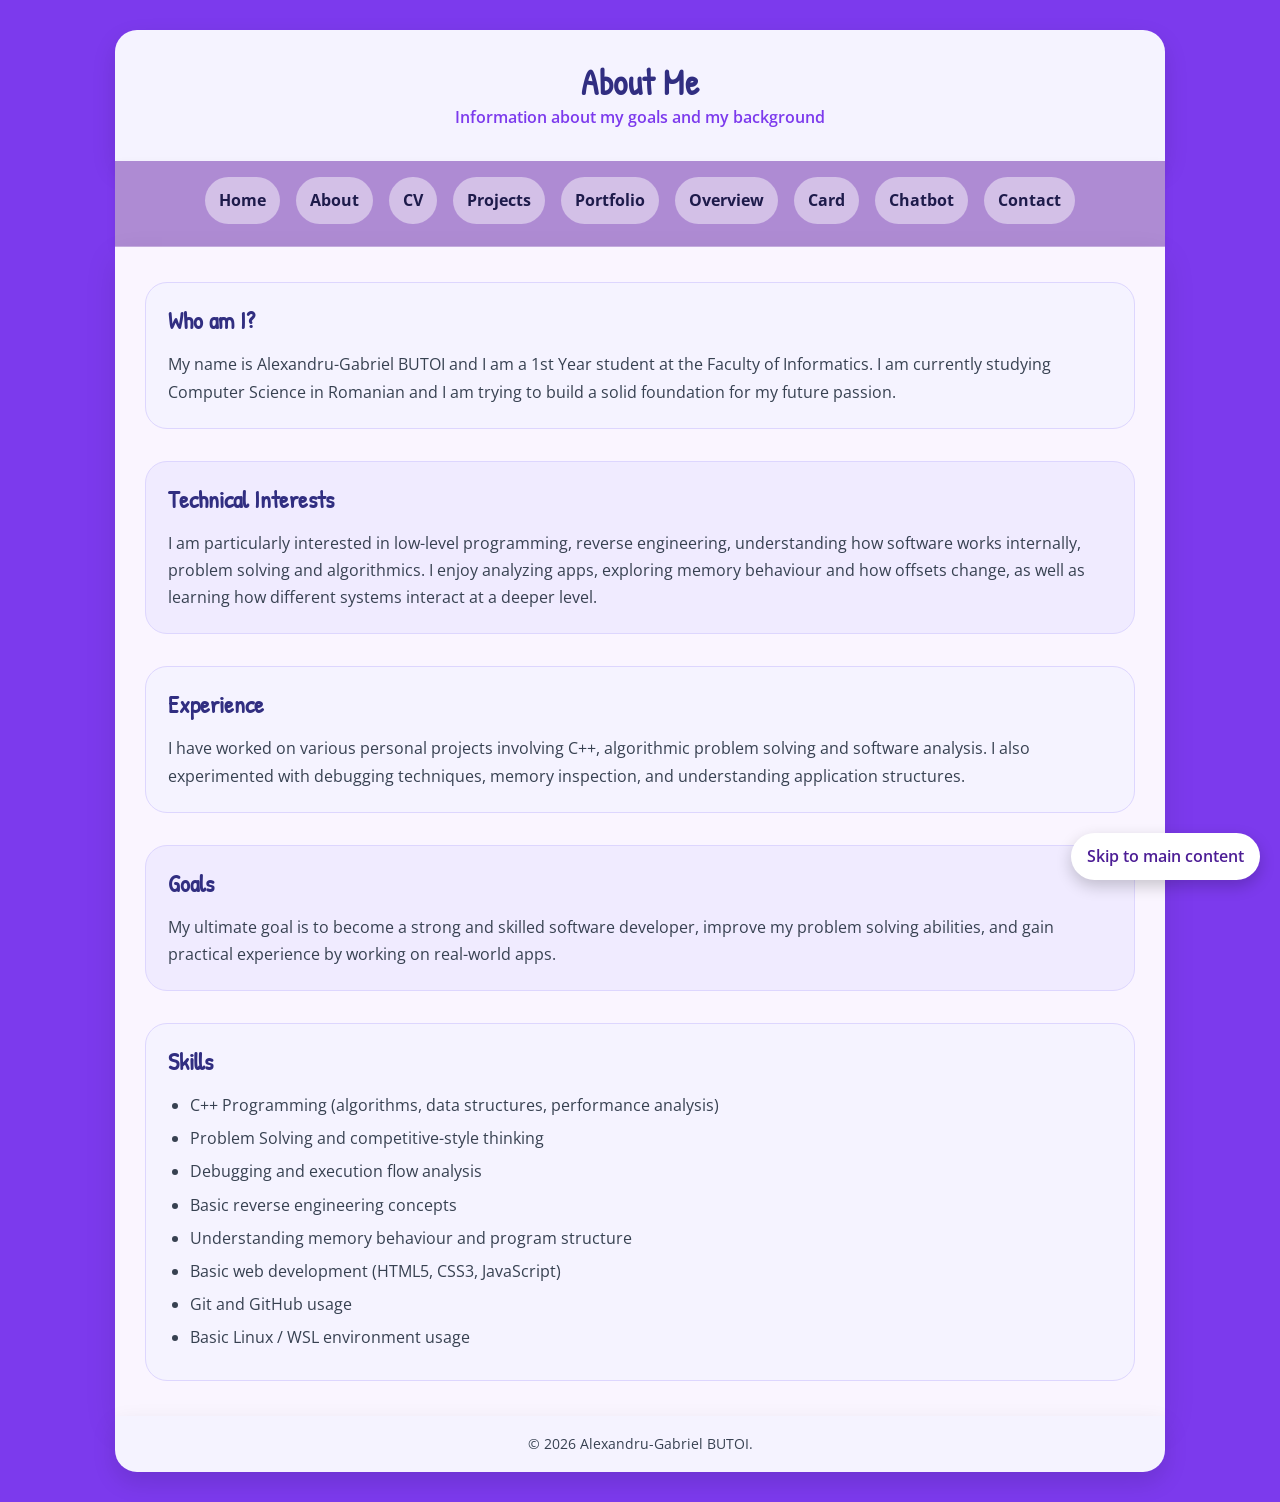
<file: about.html>
<!DOCTYPE html>
<html lang="en">
<head>
    <meta charset="UTF-8">
    <meta name="viewport" content="width=device-width, initial-scale=1.0">
    <title>Alexandru-Gabriel BUTOI | About</title>
    <link rel="stylesheet" href="styles.css">
    <link rel="preconnect" href="https://fonts.googleapis.com">
    <link rel="preconnect" href="https://fonts.gstatic.com" crossorigin>
    <link href="https://fonts.googleapis.com/css2?family=Open+Sans:ital,wght@0,300..800;1,300..800&family=Patrick+Hand&display=swap" rel="stylesheet">
</head>
<body>

    <a href="#main-content" class="skip-link">Skip to main content</a>

    <header>
        <h1>About Me</h1>
        <p>Information about my goals and my background</p>
    </header>

    <nav>
        <ul>
            <li><a href="index.html">Home</a></li>
            <li><a href="about.html">About</a></li>
            <li><a href="cv.html">CV</a></li>
            <li><a href="projects.html">Projects</a></li>
            <li><a href="portfolio.html">Portfolio</a></li>
            <li><a href="overview.html">Overview</a></li>
            <li><a href="card.html">Card</a></li>
            <li><a href="chatbot.html">Chatbot</a></li>
            <li><a href="contact.html">Contact</a></li>
        </ul>
    </nav>  

    <main id="main-content">

        <section>
            <h2>Who am I?</h2>
            <p>
                My name is Alexandru-Gabriel BUTOI and I am a 1st Year student at the Faculty of Informatics.
                I am currently studying Computer Science in Romanian and I am trying to build a solid
                foundation for my future passion.
            </p>
        </section>

        <section>
            <h2>Technical Interests</h2>
            <p>
                I am particularly interested in low-level programming, reverse engineering, understanding
                how software works internally, problem solving and algorithmics. I enjoy analyzing apps,
                exploring memory behaviour and how offsets change, as well as learning how different
                systems interact at a deeper level.
            </p>
        </section>

        <section>
            <h2>Experience</h2>
            <p>
                I have worked on various personal projects involving C++, algorithmic problem solving and
                software analysis. I also experimented with debugging techniques, memory inspection, and
                understanding application structures.
            </p>
        </section>

        <section>
            <h2>Goals</h2>
            <p>
                My ultimate goal is to become a strong and skilled software developer, improve my problem
                solving abilities, and gain practical experience by working on real-world apps.
            </p>
        </section>

        <section>
            <h2>Skills</h2>
            <ul>
                <li>C++ Programming (algorithms, data structures, performance analysis)</li>
                <li>Problem Solving and competitive-style thinking</li>
                <li>Debugging and execution flow analysis</li>
                <li>Basic reverse engineering concepts</li>
                <li>Understanding memory behaviour and program structure</li>
                <li>Basic web development (HTML5, CSS3, JavaScript)</li>
                <li>Git and GitHub usage</li>
                <li>Basic Linux / WSL environment usage</li>
            </ul>
        </section>

    </main>

    <footer>
        <p>&copy; 2026 Alexandru-Gabriel BUTOI.</p>
    </footer>

</body>
</html>
</file>
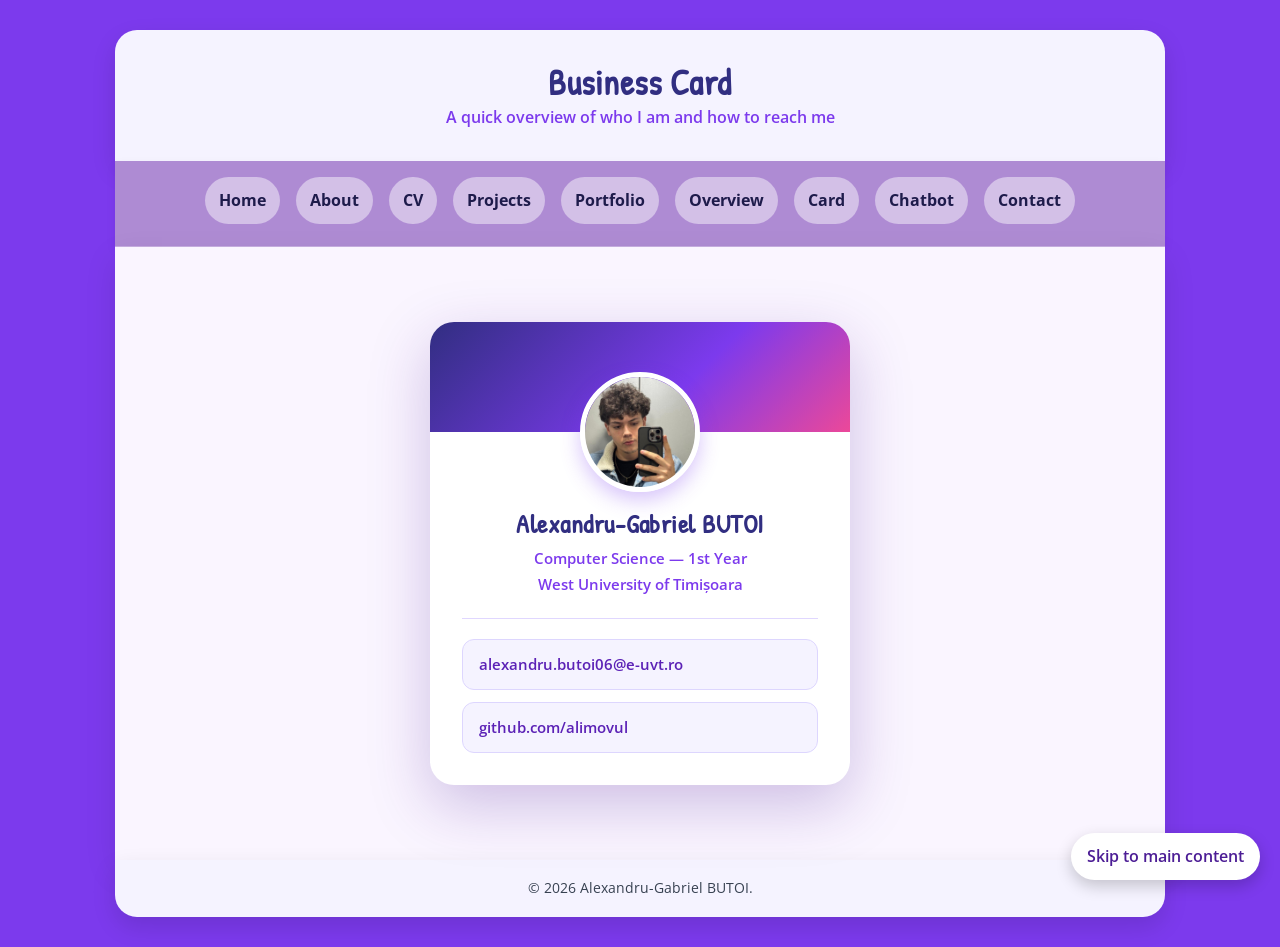
<file: card.html>
<!DOCTYPE html>
<html lang="en">
<head>
    <meta charset="UTF-8">
    <meta name="viewport" content="width=device-width, initial-scale=1.0">
    <title>Alexandru-Gabriel BUTOI | Business Card</title>
    <link rel="stylesheet" href="styles.css">
    <link rel="stylesheet" href="card.css">
    <link rel="preconnect" href="https://fonts.googleapis.com">
    <link rel="preconnect" href="https://fonts.gstatic.com" crossorigin>
    <link href="https://fonts.googleapis.com/css2?family=Open+Sans:ital,wght@0,300..800;1,300..800&family=Patrick+Hand&display=swap" rel="stylesheet">
</head>
<body>

    <a href="#main-content" class="skip-link">Skip to main content</a>

    <header>
        <h1>Business Card</h1>
        <p>A quick overview of who I am and how to reach me</p>
    </header>
    <nav>
        <ul>
            <li><a href="index.html">Home</a></li>
            <li><a href="about.html">About</a></li>
            <li><a href="cv.html">CV</a></li>
            <li><a href="projects.html">Projects</a></li>
            <li><a href="portfolio.html">Portfolio</a></li>
            <li><a href="overview.html">Overview</a></li>
            <li><a href="card.html">Card</a></li>
            <li><a href="chatbot.html">Chatbot</a></li>
            <li><a href="contact.html">Contact</a></li>
        </ul>
    </nav>

    <main id="main-content">

        <div class="business-card-wrapper">
            <div class="business-card">

                <div class="card-banner" aria-hidden="true"></div>

                <div class="card-body">
                    <img
                        src="photo.jpeg"
                        alt="Alexandru-Gabriel BUTOI profile photo"
                        id="card-photo"
                    >

                    <h2 id="card-name">Alexandru-Gabriel BUTOI</h2>
                    <p class="card-specialization">Computer Science &mdash; 1st Year<br>West University of Timi&#x219;oara</p>

                    <hr class="card-divider">

                    <div class="card-links">
                        <a
                            href="mailto:alexandru.butoi06@e-uvt.ro"
                            class="card-link-item"
                        >
                            alexandru.butoi06@e-uvt.ro
                        </a>

                        <a
                            href="https://github.com/alimovul"
                            target="_blank"
                            rel="noopener"
                            class="card-link-item"
                        >
                            github.com/alimovul
                        </a>
                    </div>
                </div>

            </div>
        </div>

    </main>

    <footer>
        <p>&copy; 2026 Alexandru-Gabriel BUTOI.</p>
    </footer>

</body>
</html>
</file>
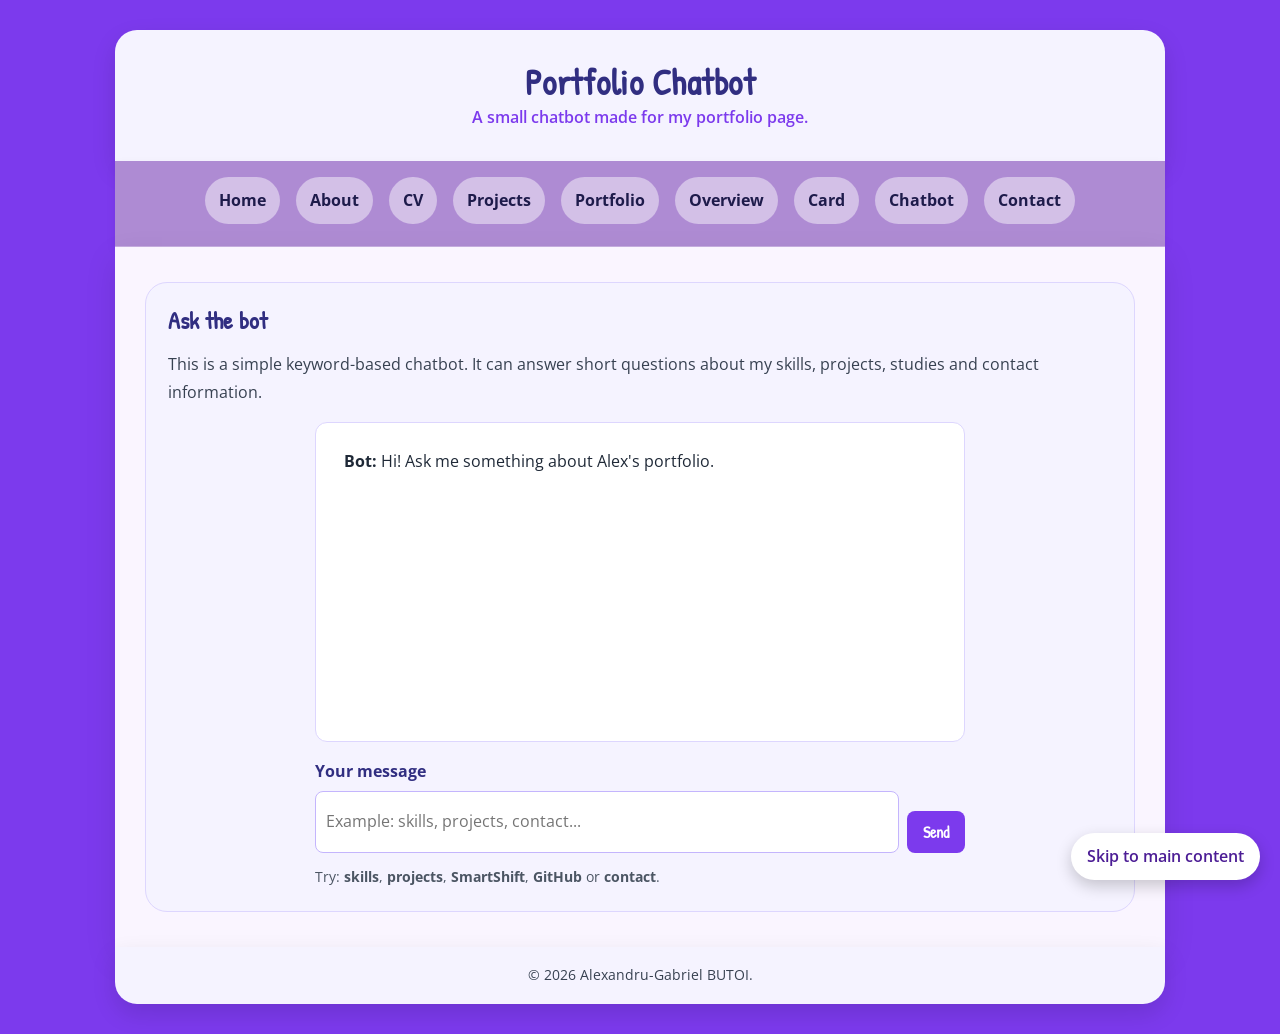
<file: chatbot.html>
<!DOCTYPE html>
<html lang="en">
<head>
    <meta charset="UTF-8">
    <meta name="viewport" content="width=device-width, initial-scale=1.0">
    <title>Portfolio Chatbot</title>
    <link rel="stylesheet" href="styles.css">
    <link rel="stylesheet" href="chatbot.css">
    <link rel="preconnect" href="https://fonts.googleapis.com">
    <link rel="preconnect" href="https://fonts.gstatic.com" crossorigin>
    <link href="https://fonts.googleapis.com/css2?family=Open+Sans:wght@400;600;700&family=Patrick+Hand&display=swap" rel="stylesheet">
</head>
<body>

    <a href="#main-content" class="skip-link">Skip to main content</a>

    <header>
        <h1>Portfolio Chatbot</h1>
        <p>A small chatbot made for my portfolio page.</p>
    </header>

    <nav>
        <ul>
            <li><a href="index.html">Home</a></li>
            <li><a href="about.html">About</a></li>
            <li><a href="cv.html">CV</a></li>
            <li><a href="projects.html">Projects</a></li>
            <li><a href="portfolio.html">Portfolio</a></li>
            <li><a href="overview.html">Overview</a></li>
            <li><a href="card.html">Card</a></li>
            <li><a href="chatbot.html">Chatbot</a></li>
            <li><a href="contact.html">Contact</a></li>
        </ul>
    </nav>

    <main id="main-content">
        <section>
            <h2>Ask the bot</h2>
            <p>
                This is a simple keyword-based chatbot. It can answer short questions
                about my skills, projects, studies and contact information.
            </p>

            <div class="chat-container">
                <div id="chat-container" aria-live="polite"></div>

                <form id="chat-form" autocomplete="off">
                    <label for="user-input">Your message</label>
                    <div class="chat-row">
                        <input
                            type="text"
                            id="user-input"
                            placeholder="Example: skills, projects, contact..."
                        >
                        <button type="submit">Send</button>
                    </div>
                </form>

                <p class="chat-hint">
                    Try: <strong>skills</strong>, <strong>projects</strong>,
                    <strong>SmartShift</strong>, <strong>GitHub</strong> or <strong>contact</strong>.
                </p>
            </div>
        </section>
    </main>

    <footer>
        <p>&copy; 2026 Alexandru-Gabriel BUTOI.</p>
    </footer>

    <script src="chatbot.js"></script>
</body>
</html>
</file>
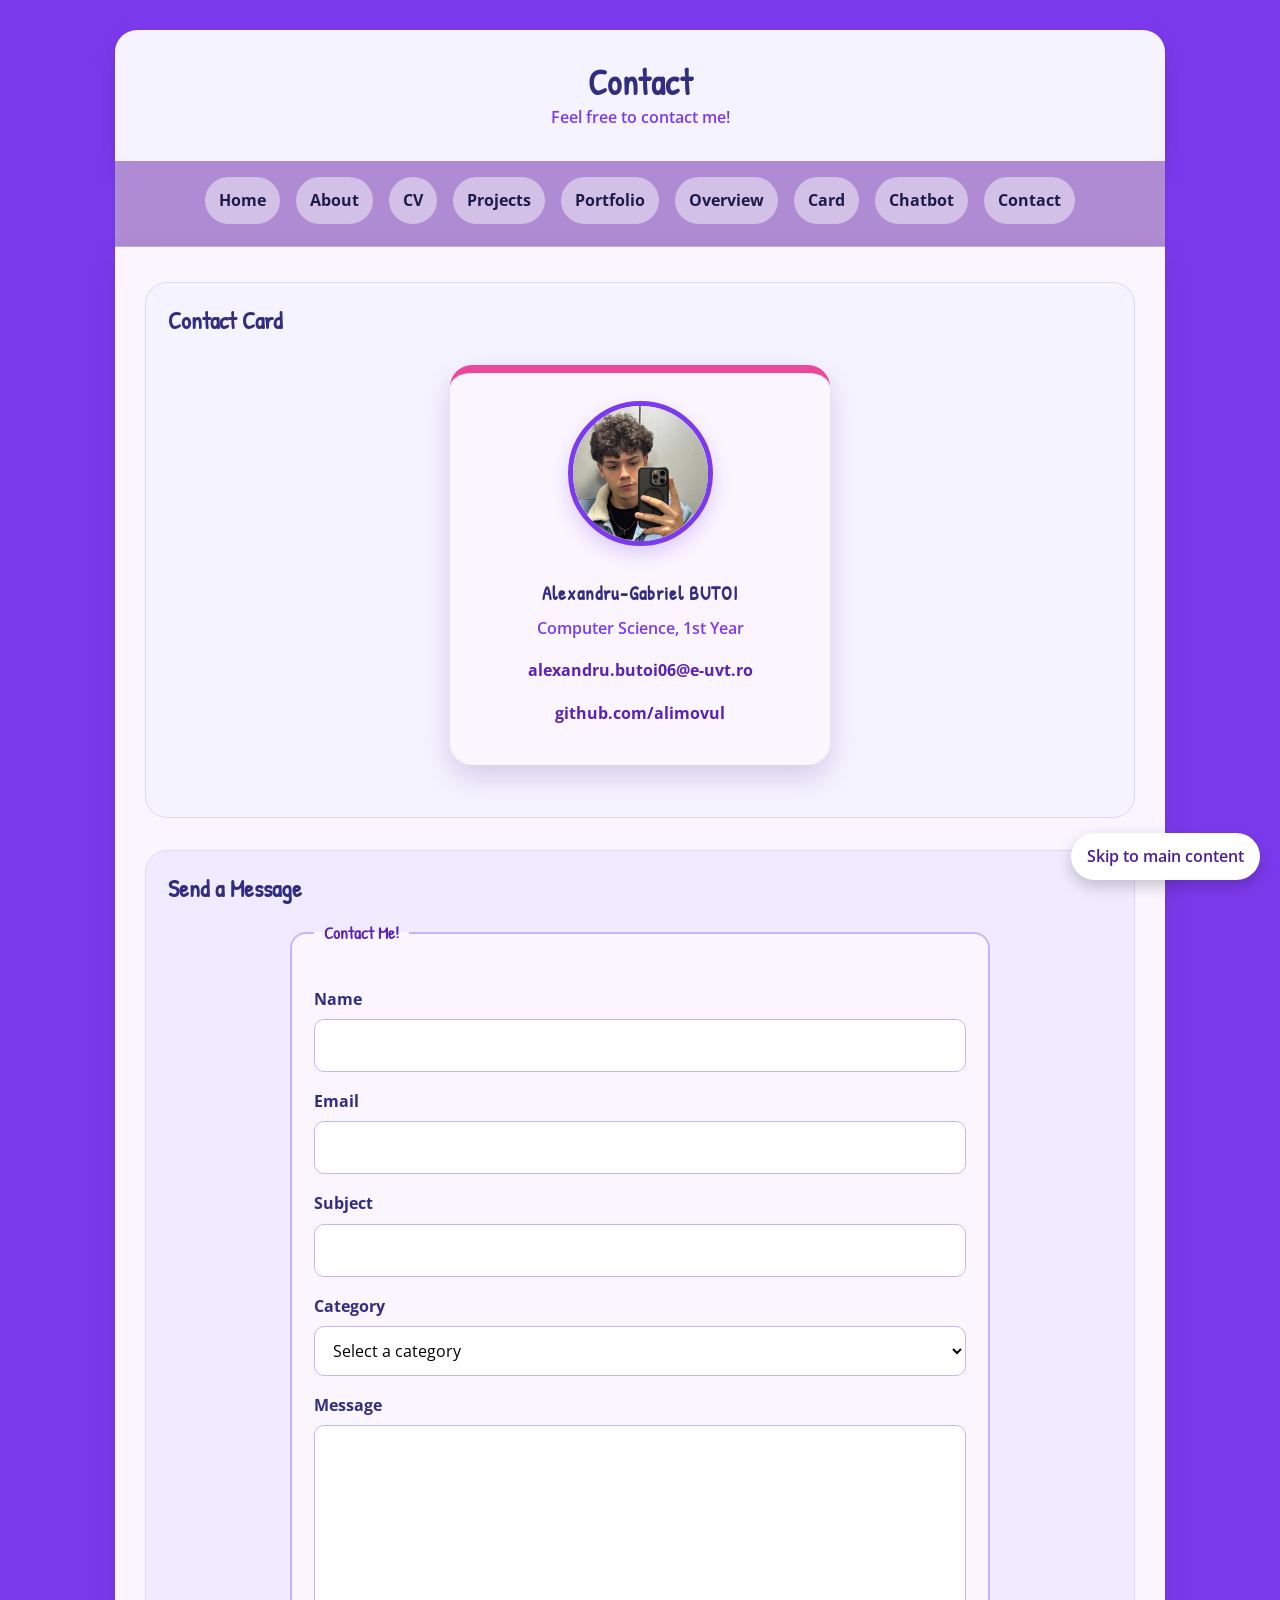
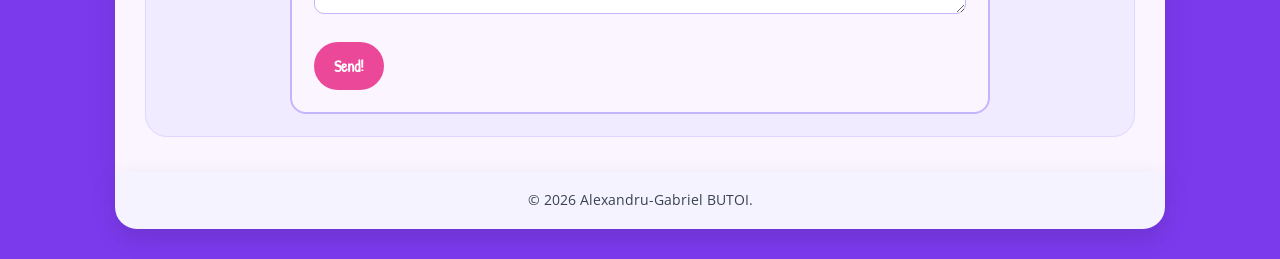
<file: contact.html>
<!DOCTYPE html>
<html lang="en">
<head>
    <meta charset="UTF-8">
    <meta name="viewport" content="width=device-width, initial-scale=1.0">
    <title>Alexandru-Gabriel BUTOI | Contact</title>
    <link rel="stylesheet" href="styles.css">
    <link rel="preconnect" href="https://fonts.googleapis.com">
    <link rel="preconnect" href="https://fonts.gstatic.com" crossorigin>
    <link href="https://fonts.googleapis.com/css2?family=Open+Sans:ital,wght@0,300..800;1,300..800&family=Patrick+Hand&display=swap" rel="stylesheet">
</head>
<body>

    <a href="#main-content" class="skip-link">Skip to main content</a>

    <header>
        <h1>Contact</h1>
        <p>Feel free to contact me!</p>
    </header>

    <nav>
        <ul>
            <li><a href="index.html">Home</a></li>
            <li><a href="about.html">About</a></li>
            <li><a href="cv.html">CV</a></li>
            <li><a href="projects.html">Projects</a></li>
            <li><a href="portfolio.html">Portfolio</a></li>
            <li><a href="overview.html">Overview</a></li>
            <li><a href="card.html">Card</a></li>
            <li><a href="chatbot.html">Chatbot</a></li>
            <li><a href="contact.html">Contact</a></li>
        </ul>
    </nav>

    <main id="main-content">
        <section>
            <h2>Contact Card</h2>

            <div class="card-container" id="main-card">
                <img src="photo.jpeg" alt="Alexandru-Gabriel BUTOI profile photo" id="profile-image">
                <h3 id="full-name">Alexandru-Gabriel BUTOI</h3>
                <p class="subtitle">Computer Science, 1st Year</p>
                <p>
                    <a href="mailto:alexandru.butoi06@e-uvt.ro" class="contact-link">
                        alexandru.butoi06@e-uvt.ro
                    </a>
                </p>
                <p>
                    <a href="https://github.com/alimovul" target="_blank" rel="noopener" class="contact-link">
                        github.com/alimovul
                    </a>
                </p>
            </div>
        </section>

        <section>
            <h2>Send a Message</h2>
            <form action="#" method="post">
                <fieldset>
                    <legend>Contact Me!</legend>

                    <label for="name">Name</label>
                    <input type="text" id="name" name="name" required>

                    <label for="email">Email</label>
                    <input type="email" id="email" name="email" required>

                    <label for="subject">Subject</label>
                    <input type="text" id="subject" name="subject" required>

                    <label for="category">Category</label>
                    <select id="category" name="category" required>
                        <option value="">Select a category</option>
                        <option value="feedback">Feedback</option>
                        <option value="question">Question</option>
                        <option value="collab">Collaboration</option>
                    </select>

                    <label for="message">Message</label>
                    <textarea id="message" name="message" rows="6" required></textarea>

                    <button type="submit">Send!</button>
                </fieldset>
            </form>
        </section>
    </main>

    <footer>
        <p>&copy; 2026 Alexandru-Gabriel BUTOI.</p>
    </footer>

</body>
</html>
</file>
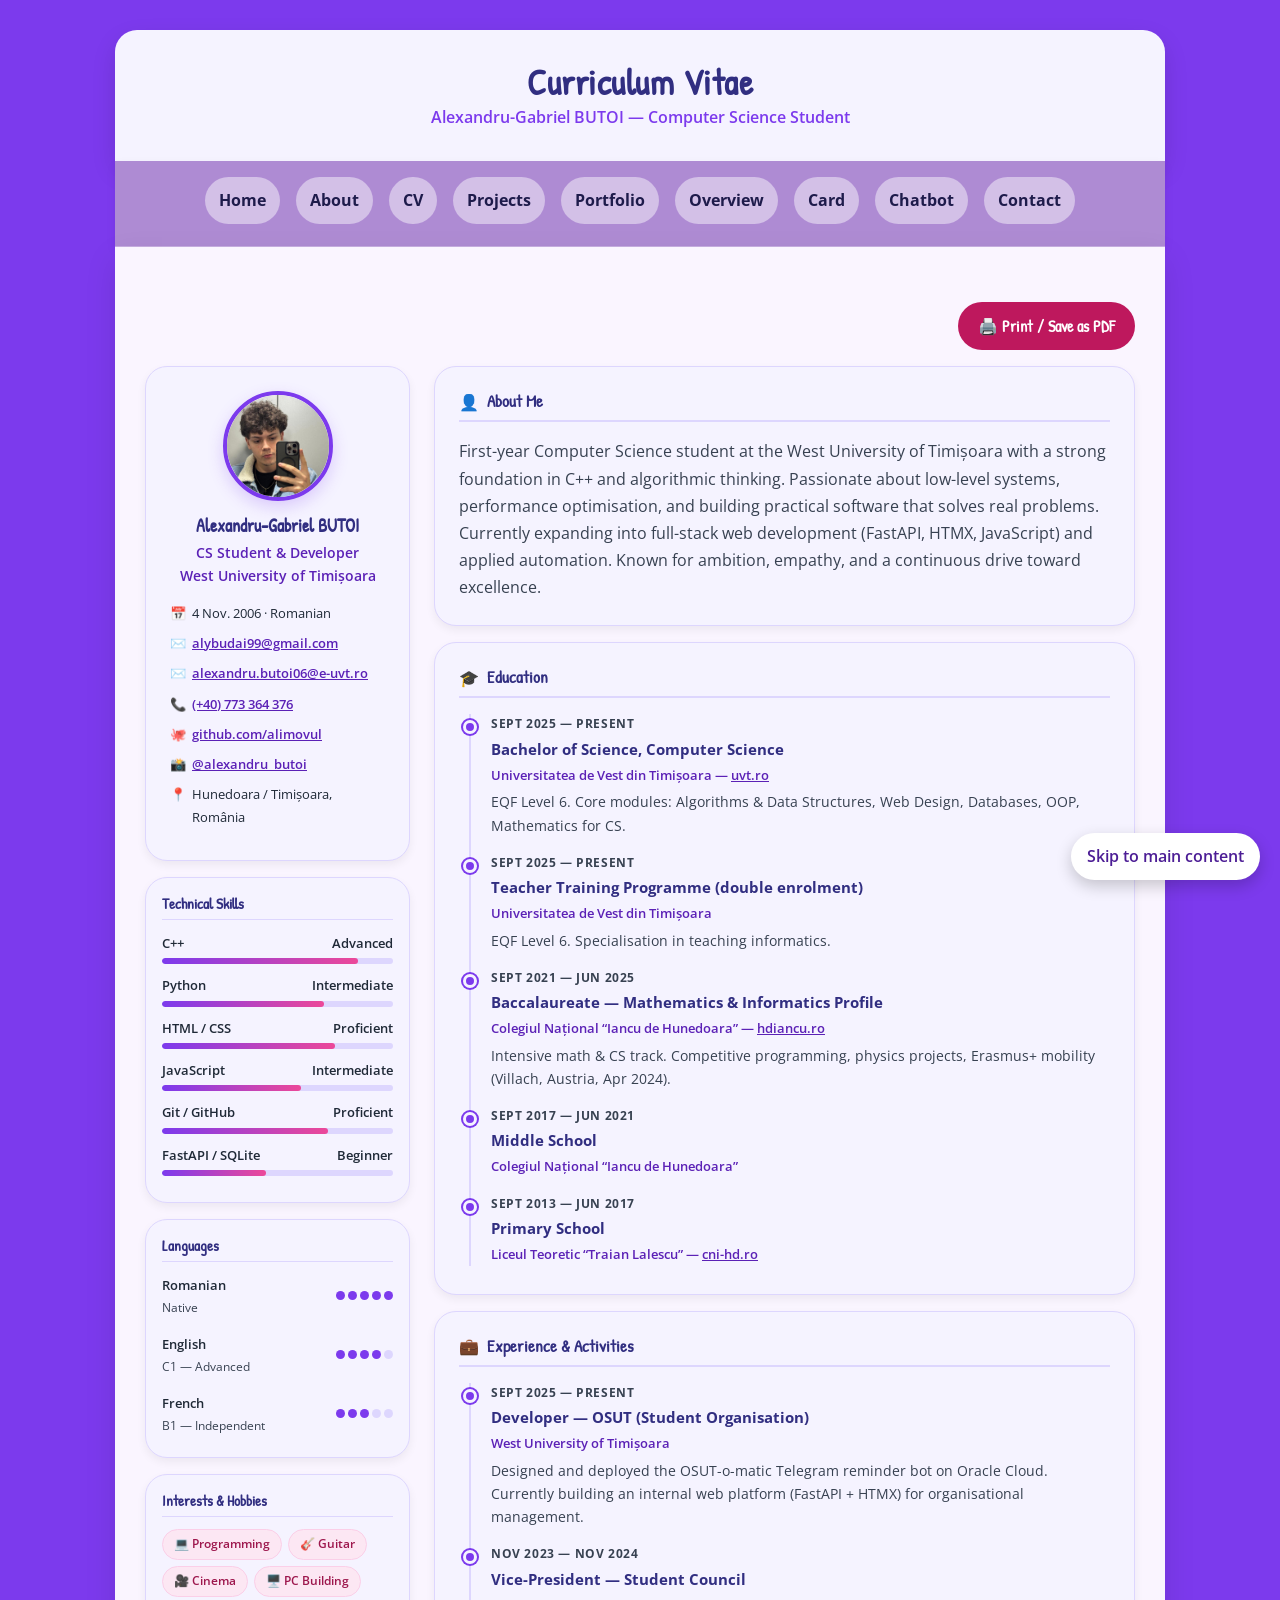
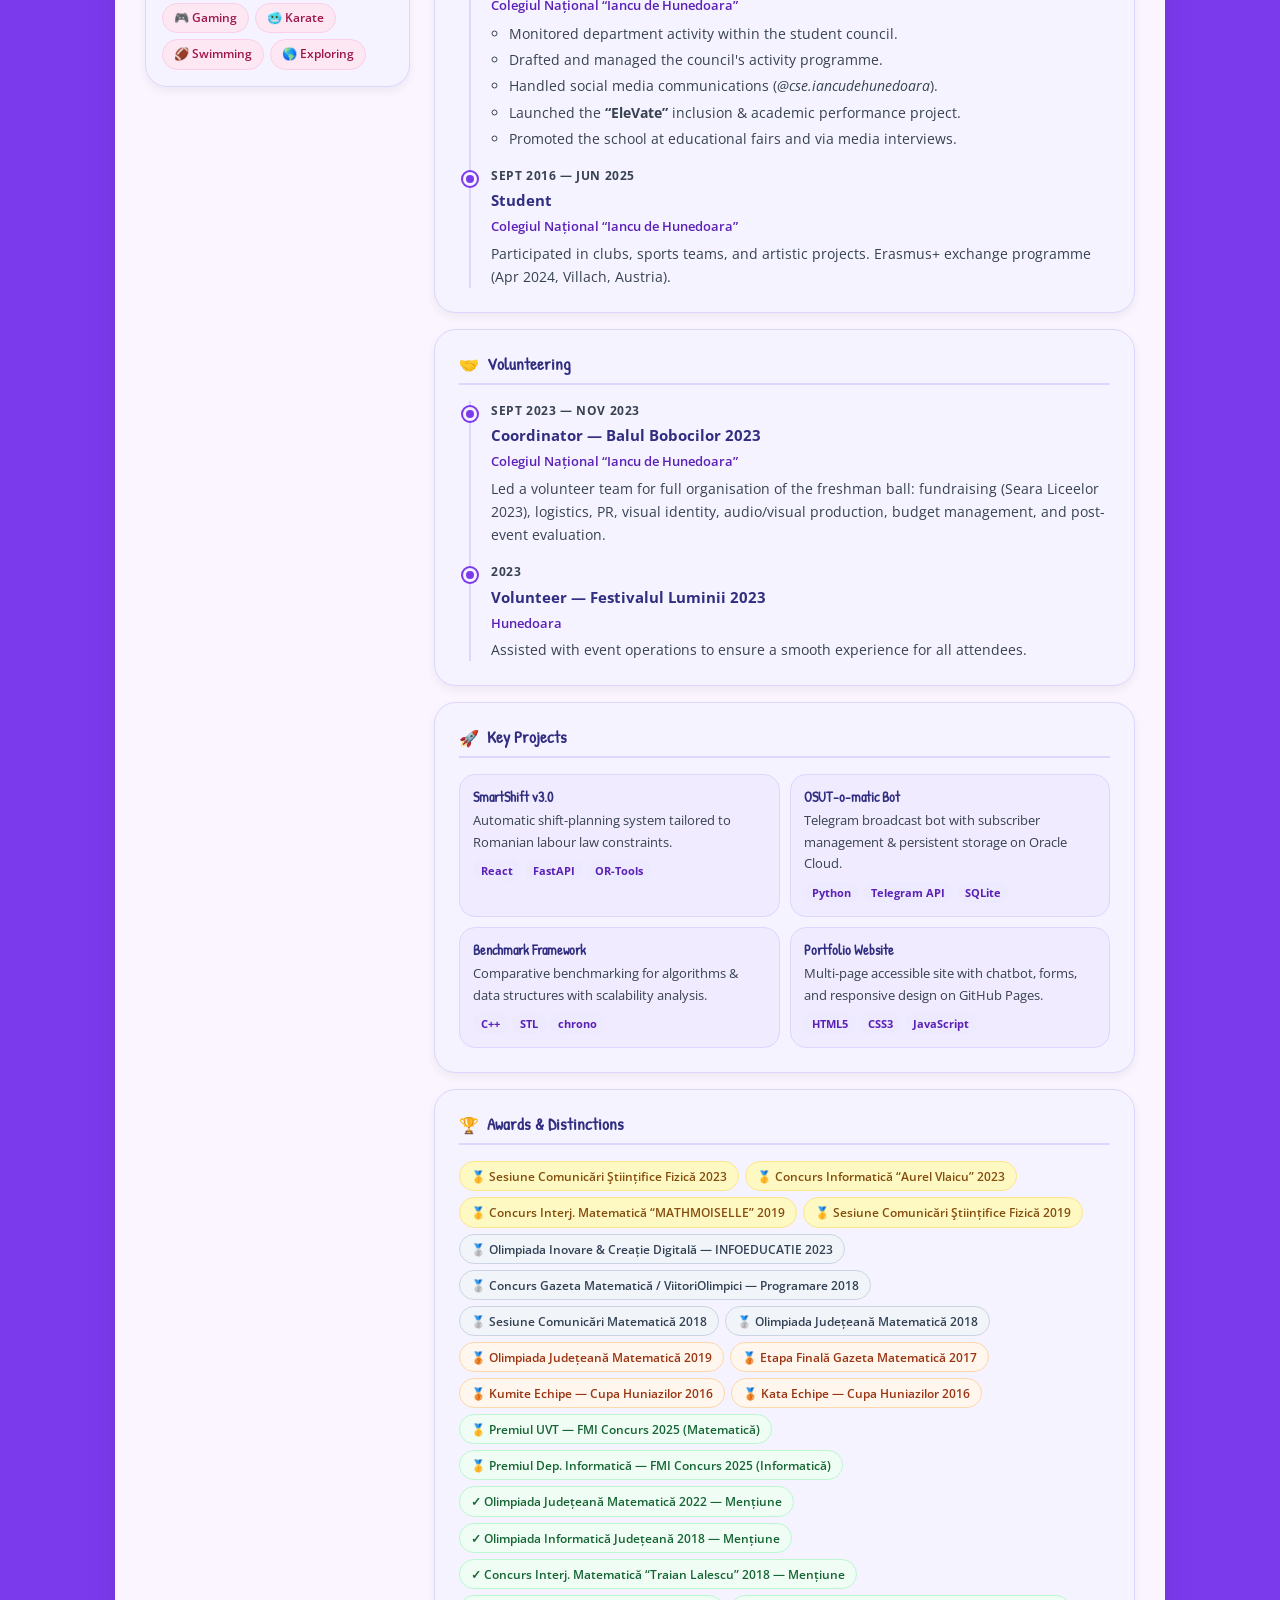
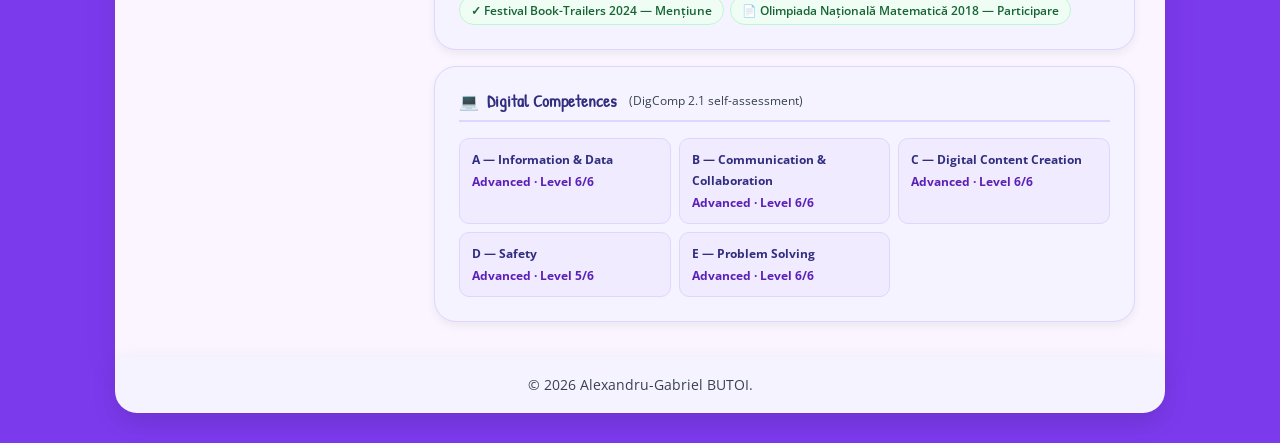
<file: cv.html>
<!DOCTYPE html>
<html lang="en">
<head>
    <meta charset="UTF-8">
    <meta name="viewport" content="width=device-width, initial-scale=1.0">
    <title>Alexandru-Gabriel BUTOI | CV</title>
    <meta name="description" content="CV of Alexandru-Gabriel BUTOI — Computer Science student at West University of Timișoara. Skills, education, projects, awards and experience.">
    <link rel="stylesheet" href="styles.css">
    <link rel="preconnect" href="https://fonts.googleapis.com">
    <link rel="preconnect" href="https://fonts.gstatic.com" crossorigin>
    <link href="https://fonts.googleapis.com/css2?family=Open+Sans:ital,wght@0,300..800;1,300..800&family=Patrick+Hand&display=swap" rel="stylesheet">
    <style>
        .cv-layout {
            display: grid;
            grid-template-columns: 1fr;
            gap: var(--space-md);
        }
        @media (min-width: 768px) {
            .cv-layout { grid-template-columns: 265px 1fr; }
            .cv-sidebar { position: sticky; top: 20px; align-self: start; }
        }
        .cv-sidebar { display: flex; flex-direction: column; gap: var(--space-sm); }
        .cv-profile-card {
            background: var(--color-surface);
            border: 1px solid var(--color-border);
            border-radius: var(--radius-lg);
            padding: var(--space-md);
            text-align: center;
            box-shadow: var(--shadow-sm);
        }
        .cv-avatar {
            width: 110px; height: 110px;
            border-radius: 50%; object-fit: cover;
            border: 4px solid var(--color-accent);
            margin: 0 auto 14px; display: block;
            box-shadow: 0 6px 16px rgba(124,58,237,0.22);
        }
        .cv-name { font-size: 1.1rem; color: var(--color-primary); margin-bottom: 4px; }
        /* FIX contrast: #7c3aed on #f5f3ff = 3.8:1 FAIL → #5b21b6 = 7.2:1 PASS */
        .cv-role { color: #5b21b6; font-weight: 600; font-size: 0.85rem; margin-bottom: 14px; }
        .cv-contact-list { list-style: none; padding: 0; text-align: left; }
        .cv-contact-list li {
            margin-bottom: 8px; font-size: 0.82rem;
            display: flex; align-items: flex-start; gap: 6px;
        }
        .cv-contact-list a { color: var(--color-link); word-break: break-all; font-weight: 600; text-decoration: underline; }
        .timeline-sub a { text-decoration: underline; }
        .cv-widget {
            background: var(--color-surface);
            border: 1px solid var(--color-border);
            border-radius: var(--radius-lg);
            padding: var(--space-sm); box-shadow: var(--shadow-sm);
        }
        .cv-widget h3 {
            font-size: 0.95rem; margin-bottom: 12px; color: var(--color-primary);
            padding-bottom: 6px; border-bottom: 1px solid var(--color-border);
        }
        .cv-actions button {
            background: #be185d;
            color: #ffffff;
        }
        .skill-bars { list-style: none; padding: 0; }
        .skill-bars li { margin-bottom: 10px; font-size: 0.82rem; }
        .skill-label { display: flex; justify-content: space-between; margin-bottom: 4px; color: var(--color-text); font-weight: 600; }
        .skill-track { background: var(--color-border); border-radius: 999px; height: 6px; overflow: hidden; }
        .skill-fill { height: 100%; border-radius: 999px; background: linear-gradient(90deg, var(--color-accent), var(--color-pink)); display: block; }
        .lang-list { list-style: none; padding: 0; display: flex; flex-direction: column; gap: 10px; }
        /* FIX ARIA: aria-label moved to <li>, lang-level is now aria-hidden */
        .lang-item { display: flex; justify-content: space-between; align-items: center; font-size: 0.83rem; }
        .lang-level { display: flex; gap: 3px; }
        .lang-dot { width: 9px; height: 9px; border-radius: 50%; background: var(--color-border); }
        .lang-dot.filled { background: var(--color-accent); }
        .lang-name { font-weight: 600; color: var(--color-text); }
        /* FIX contrast: #4b5563 on #f5f3ff = 4.3:1 FAIL → #374151 = 5.9:1 PASS */
        .lang-code { font-size: 0.72rem; color: #374151; margin-top: 1px; }
        .interest-chips { display: flex; flex-wrap: wrap; gap: 6px; }
        .interest-chip {
            background: #fce7f3; color: #9d174d;
            border-radius: 999px; padding: 4px 11px;
            font-size: 0.76rem; font-weight: 600; border: 1px solid #fbcfe8;
        }
        .award-chips { display: flex; flex-wrap: wrap; gap: 6px; }
        .award-chip { border-radius: 999px; padding: 4px 11px; font-size: 0.74rem; font-weight: 600; }
        .award-chip.gold    { background: #fef9c3; color: #854d0e; border: 1px solid #fde68a; }
        .award-chip.silver { background: #f1f5f9; color: #334155; border: 1px solid #cbd5e1; }
        .award-chip.bronze  { background: #fff7ed; color: #9a3412; border: 1px solid #fed7aa; }
        .award-chip.mention { background: #f0fdf4; color: #166534; border: 1px solid #bbf7d0; }
        .cv-main { display: flex; flex-direction: column; gap: var(--space-sm); }
        .cv-section {
            background: var(--color-surface); border: 1px solid var(--color-border);
            border-radius: var(--radius-lg); padding: var(--space-md); box-shadow: var(--shadow-sm);
        }
        .cv-section-title {
            font-size: 1.05rem; color: var(--color-primary);
            margin-bottom: var(--space-sm); padding-bottom: 8px;
            border-bottom: 2px solid var(--color-border);
            display: flex; align-items: center; gap: 8px;
        }
        .title-icon { font-size: 1rem; }
        .timeline { list-style: none; padding: 0; position: relative; }
        .timeline::before {
            content: ''; position: absolute;
            left: 10px; top: 0; bottom: 0;
            width: 2px; background: var(--color-border);
        }
        .timeline-item { padding-left: 32px; margin-bottom: var(--space-sm); position: relative; }
        .timeline-item:last-child { margin-bottom: 0; }
        .timeline-item::before {
            content: ''; position: absolute;
            left: 4px; top: 6px; width: 14px; height: 14px;
            border-radius: 50%; background: var(--color-accent);
            border: 3px solid var(--color-surface);
            box-shadow: 0 0 0 2px var(--color-accent);
        }
        /* FIX contrast: #4b5563 on #f5f3ff = 4.3:1 FAIL → #374151 = 5.9:1 PASS */
        .timeline-date { font-size: 0.75rem; color: #374151; font-weight: 700; text-transform: uppercase; letter-spacing: 0.05em; margin-bottom: 2px; }
        .timeline-title { font-weight: 700; color: var(--color-primary); margin-bottom: 2px; font-size: 0.92rem; }
        .timeline-sub   { color: #5b21b6; font-size: 0.83rem; font-weight: 600; margin-bottom: 4px; }
        .timeline-desc  { color: #374151; font-size: 0.85rem; margin: 0; }
        .timeline-list  { color: #374151; font-size: 0.85rem; margin: 6px 0 0 0; padding-left: 18px; }
        .timeline-list li { margin-bottom: 3px; }
        .project-grid { display: grid; grid-template-columns: 1fr; gap: 10px; }
        @media (min-width: 480px) { .project-grid { grid-template-columns: 1fr 1fr; } }
        .proj-entry { background: #f0ebff; border: 1px solid var(--color-border); border-radius: var(--radius-md); padding: 13px; }
        .proj-entry h3.proj-title { color: var(--color-primary); margin-bottom: 4px; font-size: 0.88rem; }
        .proj-entry p  { color: #374151; font-size: 0.80rem; margin: 0 0 7px; }
        .proj-tags { display: flex; flex-wrap: wrap; gap: 4px; }
        .proj-tag { background: #ede9fe; color: #5b21b6; border-radius: 999px; padding: 1px 8px; font-size: 0.70rem; font-weight: 700; }
        .digcomp-grid { display: grid; grid-template-columns: 1fr 1fr; gap: 8px; margin-top: 6px; }
        @media (min-width: 480px) { .digcomp-grid { grid-template-columns: repeat(3, 1fr); } }
        .digcomp-item { background: #f0ebff; border: 1px solid var(--color-border); border-radius: var(--radius-sm); padding: 10px 12px; font-size: 0.78rem; }
        .digcomp-label { font-weight: 700; color: var(--color-primary); margin-bottom: 2px; }
        .digcomp-level { color: #5b21b6; font-size: 0.72rem; font-weight: 700; }
        .cv-actions { display: flex; justify-content: flex-end; margin-bottom: var(--space-sm); }
        @media print {
            header, nav, footer, .cv-actions, .skip-link { display: none !important; }
            body { background: #fff !important; }
            main { padding: 0 !important; }
            .cv-section, .cv-profile-card, .cv-widget { box-shadow: none !important; border: 1px solid #ddd !important; }
        }
        footer { color: #374151; }
    </style>
</head>
<body>
    <a href="#main-content" class="skip-link">Skip to main content</a>
    <header>
        <h1>Curriculum Vitae</h1>
        <p>Alexandru-Gabriel BUTOI &mdash; Computer Science Student</p>
    </header>
    <nav>
        <ul>
            <li><a href="index.html">Home</a></li>
            <li><a href="about.html">About</a></li>
            <li><a href="cv.html">CV</a></li>
            <li><a href="projects.html">Projects</a></li>
            <li><a href="portfolio.html">Portfolio</a></li>
            <li><a href="overview.html">Overview</a></li>
            <li><a href="card.html">Card</a></li>
            <li><a href="chatbot.html">Chatbot</a></li>
            <li><a href="contact.html">Contact</a></li>
        </ul>
    </nav>
    <main id="main-content">
        <div class="cv-actions">
            <button onclick="window.print()" type="button">&#128424;&#65039; Print / Save as PDF</button>
        </div>
        <div class="cv-layout">

            <!-- SIDEBAR -->
            <aside class="cv-sidebar" aria-label="Profile and skills">
                <div class="cv-profile-card">
                    <img src="photo.jpeg" alt="Alexandru-Gabriel BUTOI profile photo" class="cv-avatar" loading="lazy">
                    <h2 class="cv-name">Alexandru-Gabriel BUTOI</h2>
                    <p class="cv-role">CS Student &amp; Developer<br>West University of Timi&#x219;oara</p>
                    <ul class="cv-contact-list" aria-label="Contact information">
                        <li><span aria-hidden="true">&#128197;</span><span>4 Nov. 2006 &middot; Romanian</span></li>
                        <li><span aria-hidden="true">&#9993;&#65039;</span><a href="mailto:alybudai99@gmail.com">alybudai99@gmail.com</a></li>
                        <li><span aria-hidden="true">&#9993;&#65039;</span><a href="mailto:alexandru.butoi06@e-uvt.ro">alexandru.butoi06@e-uvt.ro</a></li>
                        <li><span aria-hidden="true">&#128222;</span><a href="tel:+40773364376">(+40) 773 364 376</a></li>
                        <li><span aria-hidden="true">&#128025;</span><a href="https://github.com/alimovul" target="_blank" rel="noopener">github.com/alimovul</a></li>
                        <li><span aria-hidden="true">&#128248;</span><a href="https://www.instagram.com/alexandru_butoi/" target="_blank" rel="noopener">@alexandru_butoi</a></li>
                        <li><span aria-hidden="true">&#128205;</span><span>Hunedoara / Timi&#x219;oara, Rom&acirc;nia</span></li>
                    </ul>
                </div>

                <div class="cv-widget">
                    <h3>Technical Skills</h3>
                    <ul class="skill-bars" aria-label="Skill proficiency levels">
                        <li>
                            <div class="skill-label"><span>C++</span><span>Advanced</span></div>
                            <div class="skill-track" aria-hidden="true"><span class="skill-fill" style="width:85%"></span></div>
                        </li>
                        <li>
                            <div class="skill-label"><span>Python</span><span>Intermediate</span></div>
                            <div class="skill-track" aria-hidden="true"><span class="skill-fill" style="width:70%"></span></div>
                        </li>
                        <li>
                            <div class="skill-label"><span>HTML / CSS</span><span>Proficient</span></div>
                            <div class="skill-track" aria-hidden="true"><span class="skill-fill" style="width:75%"></span></div>
                        </li>
                        <li>
                            <div class="skill-label"><span>JavaScript</span><span>Intermediate</span></div>
                            <div class="skill-track" aria-hidden="true"><span class="skill-fill" style="width:60%"></span></div>
                        </li>
                        <li>
                            <div class="skill-label"><span>Git / GitHub</span><span>Proficient</span></div>
                            <div class="skill-track" aria-hidden="true"><span class="skill-fill" style="width:72%"></span></div>
                        </li>
                        <li>
                            <div class="skill-label"><span>FastAPI / SQLite</span><span>Beginner</span></div>
                            <div class="skill-track" aria-hidden="true"><span class="skill-fill" style="width:45%"></span></div>
                        </li>
                    </ul>
                </div>

                <div class="cv-widget">
                    <h3>Languages</h3>
                    <!-- FIX ARIA: aria-label on <li>, lang-level is aria-hidden -->
                    <ul class="lang-list" aria-label="Language proficiency">
                        <li class="lang-item" aria-label="Romanian: Native">
                            <div><div class="lang-name">Romanian</div><div class="lang-code">Native</div></div>
                            <span class="lang-level" aria-hidden="true">
                                <span class="lang-dot filled"></span>
                                <span class="lang-dot filled"></span>
                                <span class="lang-dot filled"></span>
                                <span class="lang-dot filled"></span>
                                <span class="lang-dot filled"></span>
                            </span>
                        </li>
                        <li class="lang-item" aria-label="English: C1 Advanced">
                            <div><div class="lang-name">English</div><div class="lang-code">C1 &mdash; Advanced</div></div>
                            <span class="lang-level" aria-hidden="true">
                                <span class="lang-dot filled"></span>
                                <span class="lang-dot filled"></span>
                                <span class="lang-dot filled"></span>
                                <span class="lang-dot filled"></span>
                                <span class="lang-dot"></span>
                            </span>
                        </li>
                        <li class="lang-item" aria-label="French: B1 Independent">
                            <div><div class="lang-name">French</div><div class="lang-code">B1 &mdash; Independent</div></div>
                            <span class="lang-level" aria-hidden="true">
                                <span class="lang-dot filled"></span>
                                <span class="lang-dot filled"></span>
                                <span class="lang-dot filled"></span>
                                <span class="lang-dot"></span>
                                <span class="lang-dot"></span>
                            </span>
                        </li>
                    </ul>
                </div>

                <div class="cv-widget">
                    <h3>Interests &amp; Hobbies</h3>
                    <div class="interest-chips" aria-label="Personal interests">
                        <span class="interest-chip">&#128187; Programming</span>
                        <span class="interest-chip">&#127928; Guitar</span>
                        <span class="interest-chip">&#127909; Cinema</span>
                        <span class="interest-chip">&#128421;&#65039; PC Building</span>
                        <span class="interest-chip">&#127918; Gaming</span>
                        <span class="interest-chip">&#129398; Karate</span>
                        <span class="interest-chip">&#127944; Swimming</span>
                        <span class="interest-chip">&#127758; Exploring</span>
                    </div>
                </div>
            </aside>

            <!-- MAIN -->
            <div class="cv-main">
                <div class="cv-section">
                    <h2 class="cv-section-title"><span class="title-icon" aria-hidden="true">&#128100;</span>About Me</h2>
                    <p>First-year Computer Science student at the West University of Timi&#x219;oara with a strong foundation in C++ and algorithmic thinking. Passionate about low-level systems, performance optimisation, and building practical software that solves real problems. Currently expanding into full-stack web development (FastAPI, HTMX, JavaScript) and applied automation. Known for ambition, empathy, and a continuous drive toward excellence.</p>
                </div>

                <div class="cv-section">
                    <h2 class="cv-section-title"><span class="title-icon" aria-hidden="true">&#127891;</span>Education</h2>
                    <ul class="timeline" aria-label="Education history">
                        <li class="timeline-item">
                            <div class="timeline-date">Sept 2025 &mdash; Present</div>
                            <div class="timeline-title">Bachelor of Science, Computer Science</div>
                            <div class="timeline-sub">Universitatea de Vest din Timi&#x219;oara &mdash; <a href="https://www.uvt.ro" target="_blank" rel="noopener">uvt.ro</a></div>
                            <p class="timeline-desc">EQF Level 6. Core modules: Algorithms &amp; Data Structures, Web Design, Databases, OOP, Mathematics for CS.</p>
                        </li>
                        <li class="timeline-item">
                            <div class="timeline-date">Sept 2025 &mdash; Present</div>
                            <div class="timeline-title">Teacher Training Programme (double enrolment)</div>
                            <div class="timeline-sub">Universitatea de Vest din Timi&#x219;oara</div>
                            <p class="timeline-desc">EQF Level 6. Specialisation in teaching informatics.</p>
                        </li>
                        <li class="timeline-item">
                            <div class="timeline-date">Sept 2021 &mdash; Jun 2025</div>
                            <div class="timeline-title">Baccalaureate &mdash; Mathematics &amp; Informatics Profile</div>
                            <div class="timeline-sub">Colegiul Na&#x21b;ional &ldquo;Iancu de Hunedoara&rdquo; &mdash; <a href="https://hdiancu.ro" target="_blank" rel="noopener">hdiancu.ro</a></div>
                            <p class="timeline-desc">Intensive math &amp; CS track. Competitive programming, physics projects, Erasmus+ mobility (Villach, Austria, Apr 2024).</p>
                        </li>
                        <li class="timeline-item">
                            <div class="timeline-date">Sept 2017 &mdash; Jun 2021</div>
                            <div class="timeline-title">Middle School</div>
                            <div class="timeline-sub">Colegiul Na&#x21b;ional &ldquo;Iancu de Hunedoara&rdquo;</div>
                        </li>
                        <li class="timeline-item">
                            <div class="timeline-date">Sept 2013 &mdash; Jun 2017</div>
                            <div class="timeline-title">Primary School</div>
                            <div class="timeline-sub">Liceul Teoretic &ldquo;Traian Lalescu&rdquo; &mdash; <a href="https://www.cni-hd.ro/" target="_blank" rel="noopener">cni-hd.ro</a></div>
                        </li>
                    </ul>
                </div>

                <div class="cv-section">
                    <h2 class="cv-section-title"><span class="title-icon" aria-hidden="true">&#128188;</span>Experience &amp; Activities</h2>
                    <ul class="timeline" aria-label="Experience">
                        <li class="timeline-item">
                            <div class="timeline-date">Sept 2025 &mdash; Present</div>
                            <div class="timeline-title">Developer &mdash; OSUT (Student Organisation)</div>
                            <div class="timeline-sub">West University of Timi&#x219;oara</div>
                            <p class="timeline-desc">Designed and deployed the OSUT-o-matic Telegram reminder bot on Oracle Cloud. Currently building an internal web platform (FastAPI + HTMX) for organisational management.</p>
                        </li>
                        <li class="timeline-item">
                            <div class="timeline-date">Nov 2023 &mdash; Nov 2024</div>
                            <div class="timeline-title">Vice-President &mdash; Student Council</div>
                            <div class="timeline-sub">Colegiul Na&#x21b;ional &ldquo;Iancu de Hunedoara&rdquo;</div>
                            <ul class="timeline-list">
                                <li>Monitored department activity within the student council.</li>
                                <li>Drafted and managed the council&apos;s activity programme.</li>
                                <li>Handled social media communications (<em>@cse.iancudehunedoara</em>).</li>
                                <li>Launched the <strong>&ldquo;EleVate&rdquo;</strong> inclusion &amp; academic performance project.</li>
                                <li>Promoted the school at educational fairs and via media interviews.</li>
                            </ul>
                        </li>
                        <li class="timeline-item">
                            <div class="timeline-date">Sept 2016 &mdash; Jun 2025</div>
                            <div class="timeline-title">Student</div>
                            <div class="timeline-sub">Colegiul Na&#x21b;ional &ldquo;Iancu de Hunedoara&rdquo;</div>
                            <p class="timeline-desc">Participated in clubs, sports teams, and artistic projects. Erasmus+ exchange programme (Apr 2024, Villach, Austria).</p>
                        </li>
                    </ul>
                </div>

                <div class="cv-section">
                    <h2 class="cv-section-title"><span class="title-icon" aria-hidden="true">&#129309;</span>Volunteering</h2>
                    <ul class="timeline" aria-label="Volunteering">
                        <li class="timeline-item">
                            <div class="timeline-date">Sept 2023 &mdash; Nov 2023</div>
                            <div class="timeline-title">Coordinator &mdash; Balul Bobocilor 2023</div>
                            <div class="timeline-sub">Colegiul Na&#x21b;ional &ldquo;Iancu de Hunedoara&rdquo;</div>
                            <p class="timeline-desc">Led a volunteer team for full organisation of the freshman ball: fundraising (Seara Liceelor 2023), logistics, PR, visual identity, audio/visual production, budget management, and post-event evaluation.</p>
                        </li>
                        <li class="timeline-item">
                            <div class="timeline-date">2023</div>
                            <div class="timeline-title">Volunteer &mdash; Festivalul Luminii 2023</div>
                            <div class="timeline-sub">Hunedoara</div>
                            <p class="timeline-desc">Assisted with event operations to ensure a smooth experience for all attendees.</p>
                        </li>
                    </ul>
                </div>

                <div class="cv-section">
                    <h2 class="cv-section-title"><span class="title-icon" aria-hidden="true">&#128640;</span>Key Projects</h2>
                    <div class="project-grid">
                        <div class="proj-entry">
                            <h3 class="proj-title">SmartShift v3.0</h3>
                            <p>Automatic shift-planning system tailored to Romanian labour law constraints.</p>
                            <div class="proj-tags"><span class="proj-tag">React</span><span class="proj-tag">FastAPI</span><span class="proj-tag">OR-Tools</span></div>
                        </div>
                        <div class="proj-entry">
                            <h3 class="proj-title">OSUT-o-matic Bot</h3>
                            <p>Telegram broadcast bot with subscriber management &amp; persistent storage on Oracle Cloud.</p>
                            <div class="proj-tags"><span class="proj-tag">Python</span><span class="proj-tag">Telegram API</span><span class="proj-tag">SQLite</span></div>
                        </div>
                        <div class="proj-entry">
                            <h3 class="proj-title">Benchmark Framework</h3>
                            <p>Comparative benchmarking for algorithms &amp; data structures with scalability analysis.</p>
                            <div class="proj-tags"><span class="proj-tag">C++</span><span class="proj-tag">STL</span><span class="proj-tag">chrono</span></div>
                        </div>
                        <div class="proj-entry">
                            <h3 class="proj-title">Portfolio Website</h3>
                            <p>Multi-page accessible site with chatbot, forms, and responsive design on GitHub Pages.</p>
                            <div class="proj-tags"><span class="proj-tag">HTML5</span><span class="proj-tag">CSS3</span><span class="proj-tag">JavaScript</span></div>
                        </div>
                    </div>
                </div>

                <div class="cv-section">
                    <h2 class="cv-section-title"><span class="title-icon" aria-hidden="true">&#127942;</span>Awards &amp; Distinctions</h2>
                    <div class="award-chips" aria-label="Awards and distinctions">
                        <span class="award-chip gold">&#129351; Sesiune Comunic&#259;ri &#350;tiin&#x21b;ifice Fizic&#259; 2023</span>
                        <span class="award-chip gold">&#129351; Concurs Informatic&#259; &ldquo;Aurel Vlaicu&rdquo; 2023</span>
                        <span class="award-chip gold">&#129351; Concurs Interj. Matematic&#259; &ldquo;MATHMOISELLE&rdquo; 2019</span>
                        <span class="award-chip gold">&#129351; Sesiune Comunic&#259;ri &#350;tiin&#x21b;ifice Fizic&#259; 2019</span>
                        <span class="award-chip silver">&#129352; Olimpiada Inovare &amp; Crea&#x21b;ie Digital&#259; &mdash; INFOEDUCATIE 2023</span>
                        <span class="award-chip silver">&#129352; Concurs Gazeta Matematic&#259; / ViitoriOlimpici &mdash; Programare 2018</span>
                        <span class="award-chip silver">&#129352; Sesiune Comunic&#259;ri Matematic&#259; 2018</span>
                        <span class="award-chip silver">&#129352; Olimpiada Jude&#x21b;ean&#259; Matematic&#259; 2018</span>
                        <span class="award-chip bronze">&#129353; Olimpiada Jude&#x21b;ean&#259; Matematic&#259; 2019</span>
                        <span class="award-chip bronze">&#129353; Etapa Final&#259; Gazeta Matematic&#259; 2017</span>
                        <span class="award-chip bronze">&#129353; Kumite Echipe &mdash; Cupa Huniazilor 2016</span>
                        <span class="award-chip bronze">&#129353; Kata Echipe &mdash; Cupa Huniazilor 2016</span>
                        <span class="award-chip mention">&#129351; Premiul UVT &mdash; FMI Concurs 2025 (Matematic&#259;)</span>
                        <span class="award-chip mention">&#129351; Premiul Dep. Informatic&#259; &mdash; FMI Concurs 2025 (Informatic&#259;)</span>
                        <span class="award-chip mention">&#10003; Olimpiada Jude&#x21b;ean&#259; Matematic&#259; 2022 &mdash; Men&#x21b;iune</span>
                        <span class="award-chip mention">&#10003; Olimpiada Informatic&#259; Jude&#x21b;ean&#259; 2018 &mdash; Men&#x21b;iune</span>
                        <span class="award-chip mention">&#10003; Concurs Interj. Matematic&#259; &ldquo;Traian Lalescu&rdquo; 2018 &mdash; Men&#x21b;iune</span>
                        <span class="award-chip mention">&#10003; Festival Book-Trailers 2024 &mdash; Men&#x21b;iune</span>
                        <span class="award-chip mention">&#128196; Olimpiada Na&#x21b;ional&#259; Matematic&#259; 2018 &mdash; Participare</span>
                    </div>
                </div>

                <div class="cv-section">
                    <h2 class="cv-section-title">
                        <span class="title-icon" aria-hidden="true">&#128187;</span>Digital Competences
                        <span style="font-size:0.72rem;color:#374151;font-family:var(--font-body);font-weight:400;margin-left:4px">(DigComp 2.1 self-assessment)</span>
                    </h2>
                    <div class="digcomp-grid" aria-label="DigComp 2.1 competences">
                        <div class="digcomp-item"><div class="digcomp-label">A &mdash; Information &amp; Data</div><div class="digcomp-level">Advanced &middot; Level 6/6</div></div>
                        <div class="digcomp-item"><div class="digcomp-label">B &mdash; Communication &amp; Collaboration</div><div class="digcomp-level">Advanced &middot; Level 6/6</div></div>
                        <div class="digcomp-item"><div class="digcomp-label">C &mdash; Digital Content Creation</div><div class="digcomp-level">Advanced &middot; Level 6/6</div></div>
                        <div class="digcomp-item"><div class="digcomp-label">D &mdash; Safety</div><div class="digcomp-level">Advanced &middot; Level 5/6</div></div>
                        <div class="digcomp-item"><div class="digcomp-label">E &mdash; Problem Solving</div><div class="digcomp-level">Advanced &middot; Level 6/6</div></div>
                    </div>
                </div>
            </div>
        </div>
    </main>
    <footer>
        <p>&copy; 2026 Alexandru-Gabriel BUTOI.</p>
    </footer>
</body>
</html>
</file>
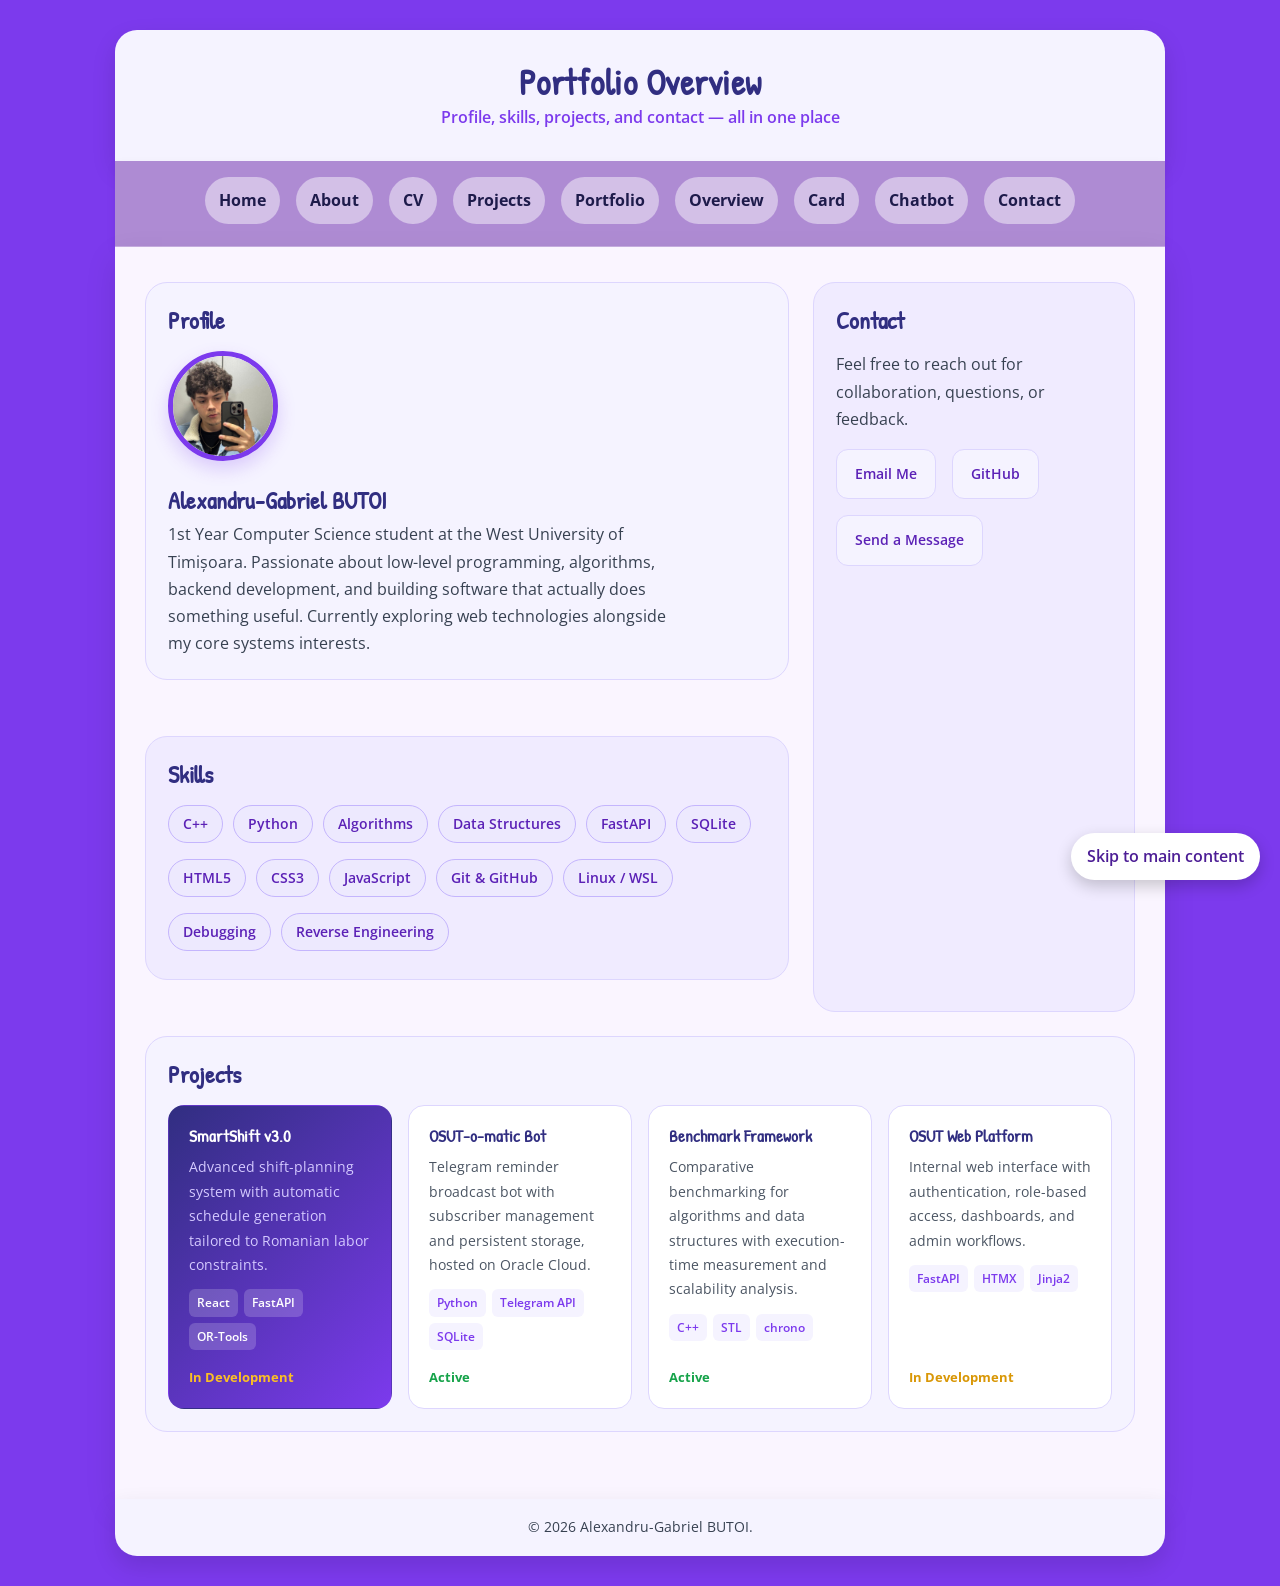
<file: overview.html>
<!DOCTYPE html>
<html lang="en">
<head>
    <meta charset="UTF-8">
    <meta name="viewport" content="width=device-width, initial-scale=1.0">
    <title>Alexandru-Gabriel BUTOI | Portfolio Overview</title>
    <link rel="stylesheet" href="styles.css">
    <link rel="preconnect" href="https://fonts.googleapis.com">
    <link rel="preconnect" href="https://fonts.gstatic.com" crossorigin>
    <link href="https://fonts.googleapis.com/css2?family=Open+Sans:ital,wght@0,300..800;1,300..800&family=Patrick+Hand&display=swap" rel="stylesheet">
    <style>
        .overview-grid {
            display: grid;
            grid-template-columns: 1fr;
            grid-template-areas:
                "profile"
                "skills"
                "projects"
                "contact";
            gap: 24px;
        }

        .ov-profile { grid-area: profile; }
        .ov-skills  { grid-area: skills; }
        .ov-projects{ grid-area: projects; }
        .ov-contact { grid-area: contact; }

        .profile-flex {
            display: flex;
            align-items: center;
            gap: 24px;
            flex-wrap: wrap;
        }

        .profile-photo {
            width: 110px;
            height: 110px;
            border-radius: 50%;
            object-fit: cover;
            border: 5px solid #7c3aed;
            box-shadow: 0 8px 18px rgba(124,58,237,0.22);
            flex-shrink: 0;
        }

        .profile-info h2 {
            margin-bottom: 6px;
            color: #312e81;
        }

        .profile-info p {
            color: #374151;
            margin-bottom: 0;
            max-width: 500px;
        }

        .skills-list {
            display: flex;
            flex-wrap: wrap;
            gap: 10px;
            list-style: none;
            padding: 0;
            margin-top: 12px;
        }

        .skill-tag {
            background: #ede9fe;
            color: #5b21b6;
            border: 1px solid #c4b5fd;
            border-radius: 999px;
            padding: 6px 14px;
            font-weight: 600;
            font-size: 0.88rem;
            transition: background 0.2s, transform 0.15s;
        }

        .skill-tag:hover {
            background: #7c3aed;
            color: #fff;
            transform: translateY(-2px);
        }

        .cards-grid {
            display: grid;
            grid-template-columns: 1fr;
            gap: 16px;
            margin-top: 16px;
        }

        .proj-card {
            background: #ffffff;
            border: 1px solid #ddd6fe;
            border-radius: 16px;
            padding: 20px;
            display: flex;
            flex-direction: column;
            gap: 8px;
            transition: transform 0.2s, box-shadow 0.2s;
        }

        .proj-card:hover {
            transform: translateY(-4px);
            box-shadow: 0 12px 28px rgba(124,58,237,0.14);
        }

        .proj-card h3 {
            color: #312e81;
            margin-bottom: 0;
            font-size: 1.05rem;
        }

        .proj-card p {
            color: #4b5563;
            font-size: 0.9rem;
            margin: 0;
        }

        .proj-card .proj-tech {
            display: flex;
            flex-wrap: wrap;
            gap: 6px;
            margin-top: 4px;
        }

        .proj-card .tech-tag {
            background: #f5f3ff;
            color: #7c3aed;
            border-radius: 6px;
            padding: 3px 8px;
            font-size: 0.78rem;
            font-weight: 600;
        }

        .proj-card .proj-status {
            font-size: 0.82rem;
            font-weight: 700;
            margin-top: auto;
            padding-top: 8px;
        }

        .proj-card.featured {
            background: linear-gradient(135deg, #312e81 0%, #7c3aed 100%);
            border-color: transparent;
            color: #ffffff;
        }

        .proj-card.featured h3 {
            color: #ffffff;
        }

        .proj-card.featured p {
            color: #d4c9ff;
        }

        .proj-card.featured .tech-tag {
            background: rgba(255,255,255,0.18);
            color: #ffffff;
        }

        .proj-card.featured .proj-status {
            color: #fbbf24;
        }

        .contact-flex {
            display: flex;
            gap: 16px;
            flex-wrap: wrap;
            margin-top: 12px;
        }

        .contact-item {
            display: flex;
            align-items: center;
            gap: 10px;
            background: #f5f3ff;
            border: 1px solid #ddd6fe;
            border-radius: 12px;
            padding: 12px 18px;
            text-decoration: none;
            color: #5b21b6;
            font-weight: 600;
            font-size: 0.9rem;
            transition: background 0.2s, transform 0.15s;
        }

        .contact-item:hover {
            background: #ede9fe;
            transform: translateY(-2px);
            text-decoration: none;
        }

        .contact-icon {
            font-size: 1.2rem;
        }

       @media (min-width: 700px) {
            .overview-grid {
                grid-template-columns: 1fr 1fr;
                grid-template-areas:
                    "profile  profile"
                    "skills   contact"
                    "projects projects";
            }

            .cards-grid {
                grid-template-columns: repeat(2, 1fr);
            }
        }

        @media (min-width: 1000px) {
            .overview-grid {
                grid-template-columns: 2fr 1fr;
                grid-template-areas:
                    "profile  contact"
                    "skills   contact"
                    "projects projects";
            }

            .cards-grid {
                grid-template-columns: repeat(4, 1fr);
            }
        }
    </style>
</head>
<body>

    <a href="#main-content" class="skip-link">Skip to main content</a>

    <header>
        <h1>Portfolio Overview</h1>
        <p>Profile, skills, projects, and contact &mdash; all in one place</p>
    </header>

    <nav>
        <ul>
            <li><a href="index.html">Home</a></li>
            <li><a href="about.html">About</a></li>
            <li><a href="cv.html">CV</a></li>
            <li><a href="projects.html">Projects</a></li>
            <li><a href="portfolio.html">Portfolio</a></li>
            <li><a href="overview.html">Overview</a></li>
            <li><a href="card.html">Card</a></li>
            <li><a href="chatbot.html">Chatbot</a></li>
            <li><a href="contact.html">Contact</a></li>
        </ul>
    </nav>

    <main id="main-content">
        <div class="overview-grid">

            <section class="ov-profile">
                <h2>Profile</h2>
                <div class="profile-flex">
                    <img
                        src="photo.jpeg"
                        alt="Alexandru-Gabriel BUTOI profile photo"
                        class="profile-photo"
                    >
                    <div class="profile-info">
                        <h2>Alexandru-Gabriel BUTOI</h2>
                        <p>
                            1st Year Computer Science student at the West University of Timi&#x219;oara.
                            Passionate about low-level programming, algorithms, backend development, and
                            building software that actually does something useful. Currently exploring
                            web technologies alongside my core systems interests.
                        </p>
                    </div>
                </div>
            </section>

            <section class="ov-skills">
                <h2>Skills</h2>
                <ul class="skills-list">
                    <li class="skill-tag">C++</li>
                    <li class="skill-tag">Python</li>
                    <li class="skill-tag">Algorithms</li>
                    <li class="skill-tag">Data Structures</li>
                    <li class="skill-tag">FastAPI</li>
                    <li class="skill-tag">SQLite</li>
                    <li class="skill-tag">HTML5</li>
                    <li class="skill-tag">CSS3</li>
                    <li class="skill-tag">JavaScript</li>
                    <li class="skill-tag">Git & GitHub</li>
                    <li class="skill-tag">Linux / WSL</li>
                    <li class="skill-tag">Debugging</li>
                    <li class="skill-tag">Reverse Engineering</li>
                </ul>
            </section>

            <section class="ov-projects">
                <h2>Projects</h2>
                <div class="cards-grid">

                    <div class="proj-card featured">
                        <h3>SmartShift v3.0</h3>
                        <p>Advanced shift-planning system with automatic schedule generation
                           tailored to Romanian labor constraints.</p>
                        <div class="proj-tech">
                            <span class="tech-tag">React</span>
                            <span class="tech-tag">FastAPI</span>
                            <span class="tech-tag">OR-Tools</span>
                        </div>
                        <span class="proj-status">In Development</span>
                    </div>

                    <div class="proj-card">
                        <h3>OSUT-o-matic Bot</h3>
                        <p>Telegram reminder broadcast bot with subscriber management
                           and persistent storage, hosted on Oracle Cloud.</p>
                        <div class="proj-tech">
                            <span class="tech-tag">Python</span>
                            <span class="tech-tag">Telegram API</span>
                            <span class="tech-tag">SQLite</span>
                        </div>
                        <span class="proj-status" style="color: #16a34a;">Active</span>
                    </div>

                    <div class="proj-card">
                        <h3>Benchmark Framework</h3>
                        <p>Comparative benchmarking for algorithms and data structures with
                           execution-time measurement and scalability analysis.</p>
                        <div class="proj-tech">
                            <span class="tech-tag">C++</span>
                            <span class="tech-tag">STL</span>
                            <span class="tech-tag">chrono</span>
                        </div>
                        <span class="proj-status" style="color: #16a34a;">Active</span>
                    </div>

                    <div class="proj-card">
                        <h3>OSUT Web Platform</h3>
                        <p>Internal web interface with authentication, role-based access,
                           dashboards, and admin workflows.</p>
                        <div class="proj-tech">
                            <span class="tech-tag">FastAPI</span>
                            <span class="tech-tag">HTMX</span>
                            <span class="tech-tag">Jinja2</span>
                        </div>
                        <span class="proj-status" style="color: #d99706;">In Development</span>
                    </div>

                </div>
            </section>

            <section class="ov-contact">
                <h2>Contact</h2>
                <p>Feel free to reach out for collaboration, questions, or feedback.</p>
                <div class="contact-flex">
                    <a href="mailto:alexandru.butoi06@e-uvt.ro" class="contact-item">
                        Email Me
                    </a>
                    <a href="https://github.com/alimovul" target="_blank" rel="noopener" class="contact-item">
                        GitHub
                    </a>
                    <a href="contact.html" class="contact-item">
                        Send a Message
                    </a>
                </div>
            </section>

        </div>
    </main>

    <footer>
        <p>&copy; 2026 Alexandru-Gabriel BUTOI.</p>
    </footer>

</body>
</html>
</file>
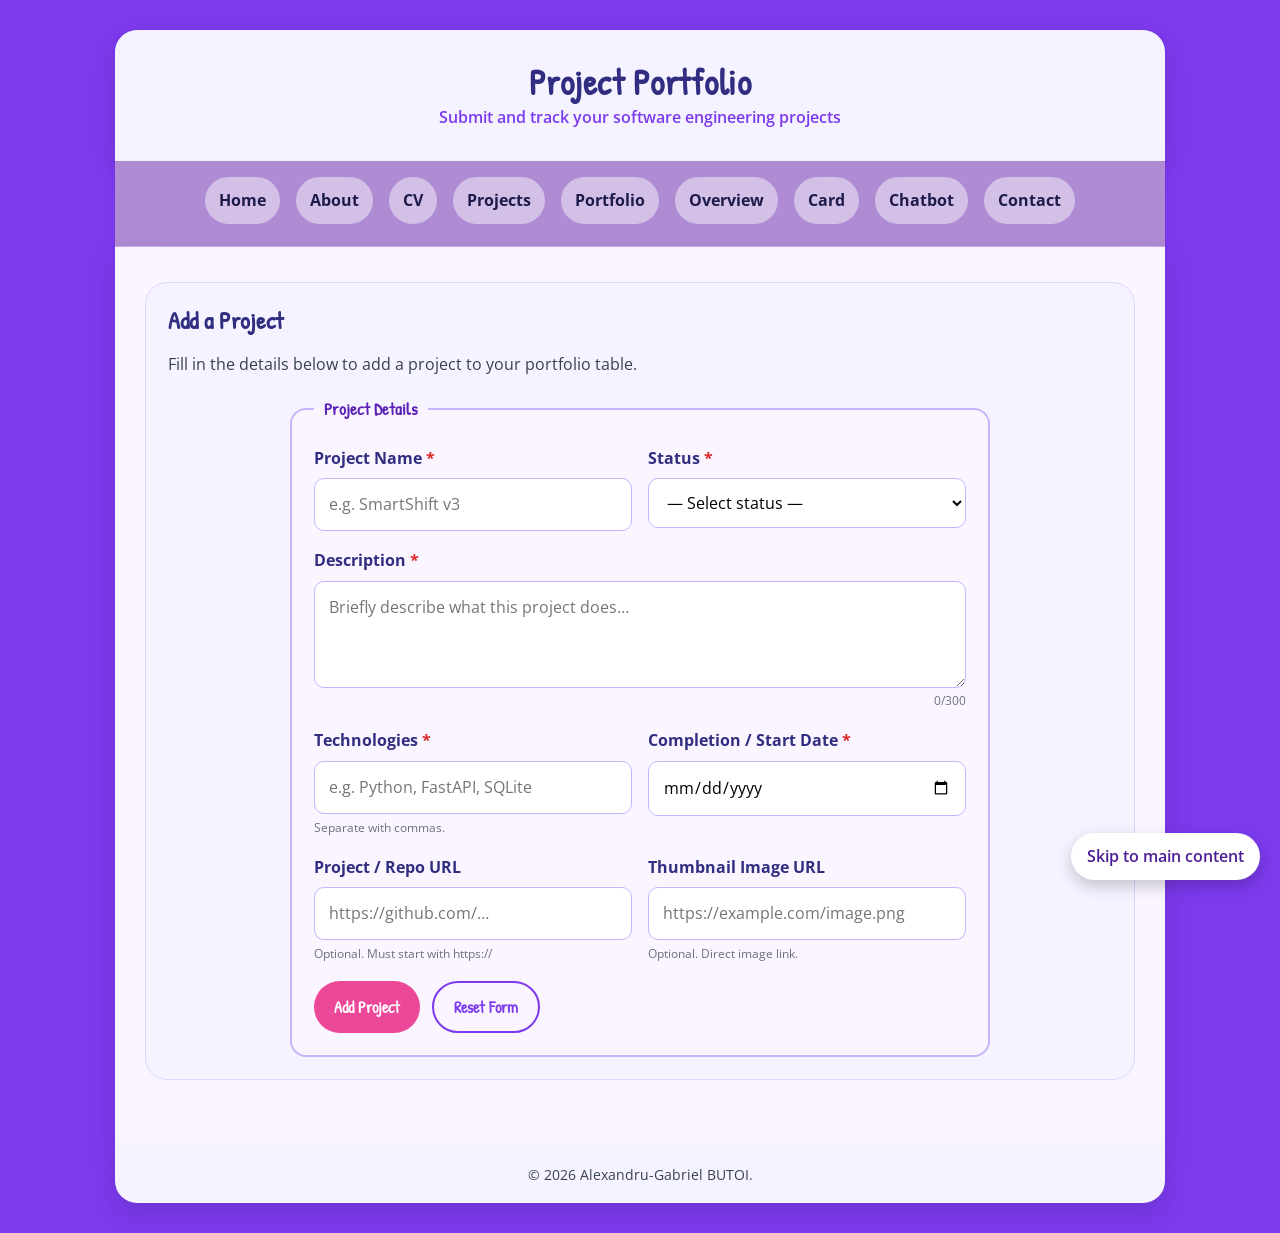
<file: portfolio.html>
<!DOCTYPE html>
<html lang="en">
<head>
    <meta charset="UTF-8">
    <meta name="viewport" content="width=device-width, initial-scale=1.0">
    <title>Alexandru-Gabriel BUTOI | Project Portfolio</title>
    <link rel="stylesheet" href="styles.css">
    <link rel="preconnect" href="https://fonts.googleapis.com">
    <link rel="preconnect" href="https://fonts.gstatic.com" crossorigin>
    <link href="https://fonts.googleapis.com/css2?family=Open+Sans:ital,wght@0,300..800;1,300..800&family=Patrick+Hand&display=swap" rel="stylesheet">
    <style>
        .form-grid {
            display: grid;
            grid-template-columns: 1fr;
            gap: var(--space-sm);
        }

        @media (min-width: 640px) {
            .form-grid {
                grid-template-columns: 1fr 1fr;
            }
            .form-grid .full-width {
                grid-column: 1 / -1;
            }
        }

        .field-group {
            display: flex;
            flex-direction: column;
        }

        .field-group label {
            margin-top: 0;
        }

        .field-error {
            color: #dc2626;
            font-size: 0.8rem;
            margin-top: 4px;
            font-weight: 600;
            min-height: 1.2em;
            display: none;
        }

        .field-error.visible {
            display: block;
        }

        input.invalid,
        textarea.invalid,
        select.invalid {
            border-color: #dc2626 !important;
            box-shadow: 0 0 0 3px rgba(220,38,38,0.15) !important;
        }

        input.valid,
        textarea.valid,
        select.valid {
            border-color: #16a34a !important;
        }

        .char-count {
            font-size: 0.78rem;
            color: var(--color-muted);
            text-align: right;
            margin-top: 2px;
        }

        .form-actions {
            display: flex;
            gap: 12px;
            flex-wrap: wrap;
            margin-top: var(--space-sm);
        }

        .btn-reset {
            background: transparent;
            color: var(--color-accent);
            border: 2px solid var(--color-accent);
            margin-top: 0;
        }

        .btn-reset:hover,
        .btn-reset:focus {
            background: var(--color-accent);
            color: #fff;
        }

        .btn-submit {
            margin-top: 0;
        }

        #success-banner {
            display: none;
            background: #dcfce7;
            border: 1.5px solid #16a34a;
            border-radius: var(--radius-md);
            padding: 14px 20px;
            color: #15803d;
            font-weight: 700;
            margin-bottom: var(--space-sm);
            align-items: center;
            gap: 10px;
        }

        #success-banner.visible {
            display: flex;
        }

        .table-section {
            display: none;
        }

        .table-section.visible {
            display: block;
        }

        .table-wrapper {
            overflow-x: auto;
            border-radius: var(--radius-md);
            border: 1px solid var(--color-border);
        }

        table {
            width: 100%;
            border-collapse: collapse;
            background: #fff;
            min-width: 700px;
        }

        caption {
            font-weight: 700;
            margin-bottom: 12px;
            color: var(--color-primary);
            font-size: 1.05rem;
            font-family: var(--font-display);
            text-align: left;
        }

        th, td {
            border: 1px solid var(--color-border);
            padding: 12px 14px;
            text-align: left;
            vertical-align: middle;
            font-size: 0.9rem;
        }

        th {
            background: var(--color-pink);
            color: #fff;
            font-family: var(--font-display);
            font-size: 0.95rem;
            white-space: nowrap;
        }

        tr:nth-child(even) { background: var(--color-surface2); }
        tr:nth-child(odd)  { background: #fff; }
        tr:hover           { background: #fce7f3; }

        .thumb {
            width: 64px;
            height: 64px;
            object-fit: cover;
            border-radius: 8px;
            border: 2px solid var(--color-border);
            display: block;
        }

        .thumb-placeholder {
            width: 64px;
            height: 64px;
            border-radius: 8px;
            background: var(--color-surface2);
            border: 2px dashed var(--color-border);
            display: flex;
            align-items: center;
            justify-content: center;
            font-size: 1.5rem;
            color: var(--color-muted);
        }

        .tech-pill {
            display: inline-block;
            background: #ede9fe;
            color: #5b21b6;
            border-radius: 999px;
            padding: 2px 9px;
            font-size: 0.75rem;
            font-weight: 600;
            margin: 2px;
        }

        .status-badge {
            display: inline-block;
            border-radius: 999px;
            padding: 3px 10px;
            font-size: 0.78rem;
            font-weight: 700;
        }

        .status-active    { background: #dcfce7; color: #16a34a; }
        .status-indev     { background: #fef9c3; color: #ca8a04; }
        .status-completed { background: #dbeafe; color: #1d4ed8; }
        .status-paused    { background: #f1f5f9; color: #64748b; }

        td a {
            color: var(--color-link);
            word-break: break-all;
        }

        #project-count {
            display: inline-flex;
            align-items: center;
            justify-content: center;
            background: var(--color-pink);
            color: #fff;
            font-size: 0.78rem;
            font-weight: 700;
            border-radius: 999px;
            min-width: 22px;
            height: 22px;
            padding: 0 6px;
            margin-left: 8px;
            vertical-align: middle;
        }

        :focus-visible {
            outline: 3px solid var(--color-pink);
            outline-offset: 2px;
        }

        .field-hint {
            font-size: 0.78rem;
            color: var(--color-muted);
            margin-top: 3px;
        }

        .table-empty {
            text-align: center;
            padding: 30px;
            color: var(--color-muted);
        }

        @media (max-width: 600px) {
            .form-actions { flex-direction: column; }
            .form-actions button { width: 100%; }
        }
    </style>
</head>
<body>

    <a href="#main-content" class="skip-link">Skip to main content</a>

    <header>
        <h1>Project Portfolio</h1>
        <p>Submit and track your software engineering projects</p>
    </header>

    <nav>
        <ul>
            <li><a href="index.html">Home</a></li>
            <li><a href="about.html">About</a></li>
            <li><a href="cv.html">CV</a></li>
            <li><a href="projects.html">Projects</a></li>
            <li><a href="portfolio.html">Portfolio</a></li>
            <li><a href="overview.html">Overview</a></li>
            <li><a href="card.html">Card</a></li>
            <li><a href="chatbot.html">Chatbot</a></li>
            <li><a href="contact.html">Contact</a></li>
        </ul>
    </nav>

    <main id="main-content">

        <section aria-labelledby="form-heading">
            <h2 id="form-heading">Add a Project</h2>
            <p>Fill in the details below to add a project to your portfolio table.</p>

            <div id="success-banner" role="alert" aria-live="polite">
                <span aria-hidden="true">✅</span>
                <span id="success-message">Project added successfully!</span>
            </div>

            <form id="project-form" novalidate aria-describedby="form-heading">
                <fieldset>
                    <legend>Project Details</legend>

                    <div class="form-grid">

                        <div class="field-group">
                            <label for="proj-name">
                                Project Name <span aria-hidden="true" style="color:#dc2626">*</span>
                            </label>
                            <input
                                type="text"
                                id="proj-name"
                                name="proj-name"
                                placeholder="e.g. SmartShift v3"
                                maxlength="80"
                                aria-required="true"
                                aria-describedby="proj-name-error"
                                autocomplete="off"
                            >
                            <span id="proj-name-error" class="field-error" role="alert">Please enter a project name (3–80 characters).</span>
                        </div>

                        <div class="field-group">
                            <label for="proj-status">
                                Status <span aria-hidden="true" style="color:#dc2626">*</span>
                            </label>
                            <select
                                id="proj-status"
                                name="proj-status"
                                aria-required="true"
                                aria-describedby="proj-status-error"
                            >
                                <option value="">— Select status —</option>
                                <option value="active">Active</option>
                                <option value="indev">In Development</option>
                                <option value="completed">Completed</option>
                                <option value="paused">Paused</option>
                            </select>
                            <span id="proj-status-error" class="field-error" role="alert">Please select a status.</span>
                        </div>

                        <div class="field-group full-width">
                            <label for="proj-desc">
                                Description <span aria-hidden="true" style="color:#dc2626">*</span>
                            </label>
                            <textarea
                                id="proj-desc"
                                name="proj-desc"
                                rows="3"
                                maxlength="300"
                                placeholder="Briefly describe what this project does…"
                                aria-required="true"
                                aria-describedby="proj-desc-error proj-desc-count"
                            ></textarea>
                            <div class="char-count"><span id="proj-desc-count">0</span>/300</div>
                            <span id="proj-desc-error" class="field-error" role="alert">Please enter a description (10–300 characters).</span>
                        </div>

                        <div class="field-group">
                            <label for="proj-tech">
                                Technologies <span aria-hidden="true" style="color:#dc2626">*</span>
                            </label>
                            <input
                                type="text"
                                id="proj-tech"
                                name="proj-tech"
                                placeholder="e.g. Python, FastAPI, SQLite"
                                maxlength="120"
                                aria-required="true"
                                aria-describedby="proj-tech-error proj-tech-hint"
                            >
                            <span id="proj-tech-hint" class="field-hint">Separate with commas.</span>
                            <span id="proj-tech-error" class="field-error" role="alert">Please list at least one technology.</span>
                        </div>

                        <div class="field-group">
                            <label for="proj-date">
                                Completion / Start Date <span aria-hidden="true" style="color:#dc2626">*</span>
                            </label>
                            <input
                                type="date"
                                id="proj-date"
                                name="proj-date"
                                aria-required="true"
                                aria-describedby="proj-date-error"
                            >
                            <span id="proj-date-error" class="field-error" role="alert">Please select a date.</span>
                        </div>

                        <div class="field-group">
                            <label for="proj-url">Project / Repo URL</label>
                            <input
                                type="url"
                                id="proj-url"
                                name="proj-url"
                                placeholder="https://github.com/…"
                                aria-describedby="proj-url-error proj-url-hint"
                            >
                            <span id="proj-url-hint" class="field-hint">Optional. Must start with https://</span>
                            <span id="proj-url-error" class="field-error" role="alert">Please enter a valid URL starting with https://</span>
                        </div>

                        <div class="field-group">
                            <label for="proj-img">Thumbnail Image URL</label>
                            <input
                                type="url"
                                id="proj-img"
                                name="proj-img"
                                placeholder="https://example.com/image.png"
                                aria-describedby="proj-img-error proj-img-hint"
                            >
                            <span id="proj-img-hint" class="field-hint">Optional. Direct image link.</span>
                            <span id="proj-img-error" class="field-error" role="alert">Please enter a valid image URL starting with https://</span>
                        </div>

                    </div>

                    <div class="form-actions">
                        <button type="submit" class="btn-submit">Add Project</button>
                        <button type="button" id="btn-reset" class="btn-reset">Reset Form</button>
                    </div>

                </fieldset>
            </form>
        </section>

        <section id="table-section" class="table-section" aria-labelledby="table-heading">
            <h2 id="table-heading">
                Submitted Projects
                <span id="project-count" aria-label="0 projects">0</span>
            </h2>
            <p>All projects you have added during this session are displayed below.</p>

            <div class="table-wrapper" role="region" aria-label="Submitted projects table" tabindex="0">
                <table id="projects-table">
                    <caption>Projects submitted via the portfolio form</caption>
                    <thead>
                        <tr>
                            <th scope="col">Thumbnail</th>
                            <th scope="col">Project Name</th>
                            <th scope="col">Description</th>
                            <th scope="col">Technologies</th>
                            <th scope="col">Date</th>
                            <th scope="col">URL</th>
                            <th scope="col">Status</th>
                        </tr>
                    </thead>
                    <tbody id="projects-tbody">
                        <tr id="empty-row">
                            <td colspan="7" class="table-empty">No projects added yet.</td>
                        </tr>
                    </tbody>
                </table>
            </div>
        </section>

    </main>

    <footer>
        <p>&copy; 2026 Alexandru-Gabriel BUTOI.</p>
    </footer>

    <script>
    (() => {
        'use strict';

        const form        = document.getElementById('project-form');
        const tbody       = document.getElementById('projects-tbody');
        const tableSection = document.getElementById('table-section');
        const countBadge  = document.getElementById('project-count');
        const emptyRow    = document.getElementById('empty-row');
        const successBanner = document.getElementById('success-banner');
        const successMsg  = document.getElementById('success-message');
        const btnReset    = document.getElementById('btn-reset');
        const descTextarea = document.getElementById('proj-desc');
        const descCount   = document.getElementById('proj-desc-count');

        let projectCount = 0;
        descTextarea.addEventListener('input', () => {
            descCount.textContent = descTextarea.value.length;
        });

        const validators = {
            'proj-name'  : v => v.trim().length >= 3 && v.trim().length <= 80,
            'proj-status': v => v !== '',
            'proj-desc'  : v => v.trim().length >= 10 && v.trim().length <= 300,
            'proj-tech'  : v => v.trim().length >= 1,
            'proj-date'  : v => v !== '',
            'proj-url'   : v => v === '' || /^https:\/\/.+/.test(v.trim()),
            'proj-img'   : v => v === '' || /^https:\/\/.+/.test(v.trim()),
        };

        function validateField(id) {
            const input = document.getElementById(id);
            const error = document.getElementById(id + '-error');
            const valid = validators[id](input.value);

            input.classList.toggle('invalid', !valid);
            input.classList.toggle('valid',    valid);
            input.setAttribute('aria-invalid', String(!valid));

            if (error) {
                error.classList.toggle('visible', !valid);
            }
            return valid;
        }

        Object.keys(validators).forEach(id => {
            const el = document.getElementById(id);
            if (el) {
                el.addEventListener('blur', () => validateField(id));
                el.addEventListener('input', () => {
                    if (el.classList.contains('invalid')) validateField(id);
                });
            }
        });

        function showSuccess(name) {
            successMsg.textContent = `"${name}" was added successfully!`;
            successBanner.classList.add('visible');
            successBanner.focus();
            setTimeout(() => successBanner.classList.remove('visible'), 4000);
        }

        function buildTechPills(techStr) {
            return techStr.split(',')
                .map(t => t.trim()).filter(Boolean)
                .map(t => `<span class="tech-pill">${escHtml(t)}</span>`)
                .join('');
        }

        const STATUS_LABELS = {
            active: 'Active', indev: 'In Development',
            completed: 'Completed', paused: 'Paused'
        };
        function statusBadge(val) {
            return `<span class="status-badge status-${escHtml(val)}">${escHtml(STATUS_LABELS[val] || val)}</span>`;
        }

        function escHtml(s) {
            return String(s)
                .replace(/&/g, '&amp;').replace(/</g, '&lt;')
                .replace(/>/g, '&gt;').replace(/"/g, '&quot;');
        }

        function formatDate(d) {
            if (!d) return '—';
            const [y, m, day] = d.split('-');
            return `${day}/${m}/${y}`;
        }

        function addProjectRow(data) {
            if (emptyRow) emptyRow.remove();

            const tr = document.createElement('tr');
            tr.setAttribute('data-project', String(++projectCount));

            let thumbCell;
            if (data.img) {
                thumbCell = `<img src="${escHtml(data.img)}" alt="${escHtml(data.name)} thumbnail" class="thumb" loading="lazy" onerror="this.outerHTML='<div class=\\'thumb-placeholder\\' aria-hidden=\\'true\\'>🖼️</div>'">`;
            } else {
                thumbCell = `<div class="thumb-placeholder" aria-hidden="true">🖼️</div>`;
            }

            const urlCell = data.url
                ? `<a href="${escHtml(data.url)}" target="_blank" rel="noopener noreferrer">${escHtml(data.url.replace(/^https?:\/\//, ''))}</a>`
                : '—';

            tr.innerHTML = `
                <td>${thumbCell}</td>
                <td><strong>${escHtml(data.name)}</strong></td>
                <td>${escHtml(data.desc)}</td>
                <td>${buildTechPills(data.tech)}</td>
                <td>${escHtml(formatDate(data.date))}</td>
                <td>${urlCell}</td>
                <td>${statusBadge(data.status)}</td>
            `;

            tbody.appendChild(tr);

            countBadge.textContent = String(projectCount);
            countBadge.setAttribute('aria-label', `${projectCount} project${projectCount !== 1 ? 's' : ''}`);

            tableSection.classList.add('visible');
        }

        form.addEventListener('submit', e => {
            e.preventDefault();

            const fieldIds = Object.keys(validators);
            const results  = fieldIds.map(id => validateField(id));
            const allValid = results.every(Boolean);

            if (!allValid) {
                const firstInvalid = fieldIds.find((id, i) => !results[i]);
                if (firstInvalid) document.getElementById(firstInvalid).focus();
                return;
            }

            const data = {
                name  : document.getElementById('proj-name').value.trim(),
                status: document.getElementById('proj-status').value,
                desc  : document.getElementById('proj-desc').value.trim(),
                tech  : document.getElementById('proj-tech').value.trim(),
                date  : document.getElementById('proj-date').value,
                url   : document.getElementById('proj-url').value.trim(),
                img   : document.getElementById('proj-img').value.trim(),
            };

            addProjectRow(data);
            showSuccess(data.name);
            form.reset();
            descCount.textContent = '0';

            fieldIds.forEach(id => {
                const el = document.getElementById(id);
                el.classList.remove('valid', 'invalid');
                el.removeAttribute('aria-invalid');
            });
        });

        btnReset.addEventListener('click', () => {
            form.reset();
            descCount.textContent = '0';
            Object.keys(validators).forEach(id => {
                const el = document.getElementById(id);
                const err = document.getElementById(id + '-error');
                el.classList.remove('valid', 'invalid');
                el.removeAttribute('aria-invalid');
                if (err) err.classList.remove('visible');
            });
            successBanner.classList.remove('visible');
        });

    })();
    </script>

</body>
</html>
</file>
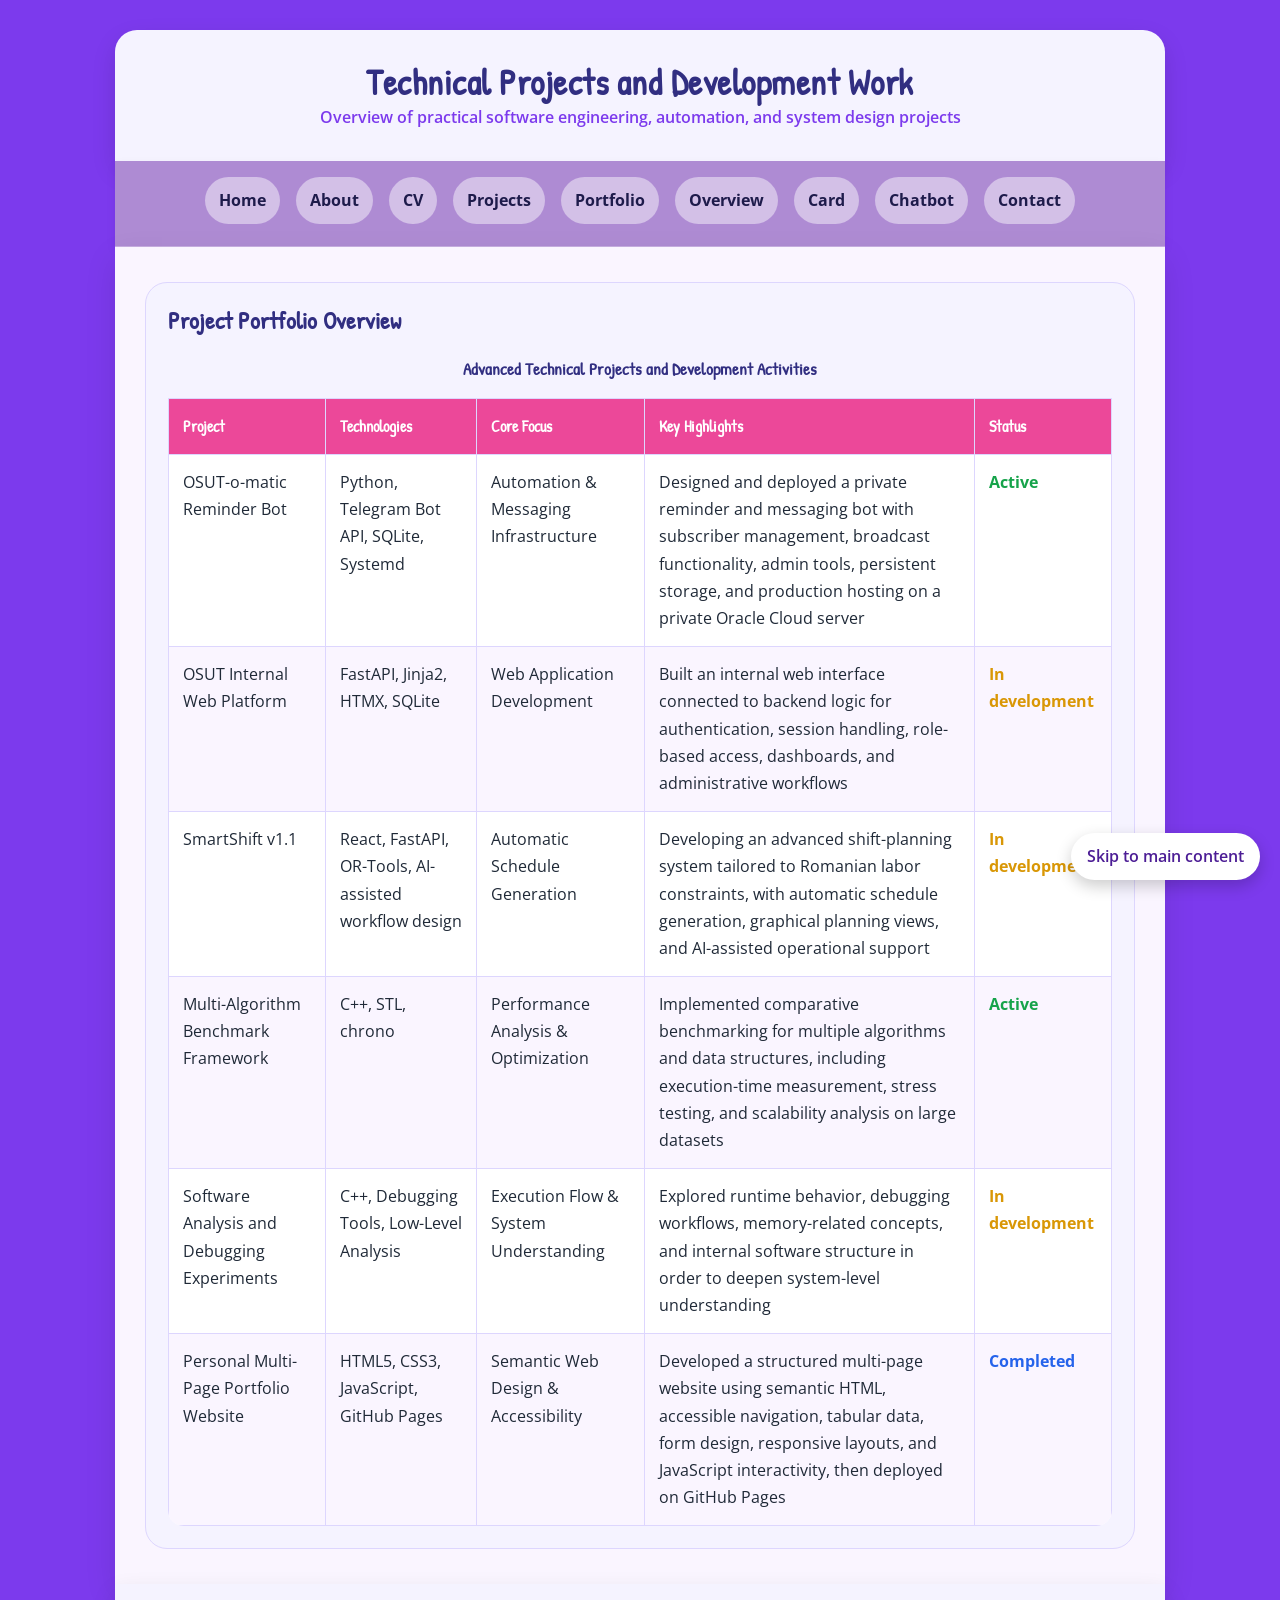
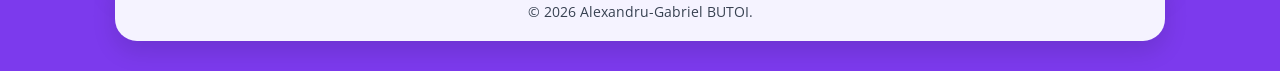
<file: projects.html>
<!DOCTYPE html>
<html lang="en">
<head>
    <meta charset="UTF-8">
    <meta name="viewport" content="width=device-width, initial-scale=1.0">
    <title>Alexandru-Gabriel BUTOI | Projects</title>
    <link rel="stylesheet" href="styles.css">
    <link rel="preconnect" href="https://fonts.googleapis.com">
    <link rel="preconnect" href="https://fonts.gstatic.com" crossorigin>
    <link href="https://fonts.googleapis.com/css2?family=Open+Sans:ital,wght@0,300..800;1,300..800&family=Patrick+Hand&display=swap" rel="stylesheet">
</head>
<body>

    <a href="#main-content" class="skip-link">Skip to main content</a>

    <header>
        <h1>Technical Projects and Development Work</h1>
        <p>Overview of practical software engineering, automation, and system design projects</p>
    </header>

    <nav>
        <ul>
            <li><a href="index.html">Home</a></li>
            <li><a href="about.html">About</a></li>
            <li><a href="cv.html">CV</a></li>
            <li><a href="projects.html">Projects</a></li>
            <li><a href="portfolio.html">Portfolio</a></li>
            <li><a href="overview.html">Overview</a></li>
            <li><a href="card.html">Card</a></li>
            <li><a href="chatbot.html">Chatbot</a></li>
            <li><a href="contact.html">Contact</a></li>
        </ul>
    </nav>

    <main id="main-content">
        <section>
            <h2>Project Portfolio Overview</h2>

            <table>
                <caption>Advanced Technical Projects and Development Activities</caption>

                <thead>
                    <tr>
                        <th scope="col">Project</th>
                        <th scope="col">Technologies</th>
                        <th scope="col">Core Focus</th>
                        <th scope="col">Key Highlights</th>
                        <th scope="col">Status</th>
                    </tr>
                </thead>

                <tbody>
                    <tr>
                        <td>OSUT-o-matic Reminder Bot</td>
                        <td>Python, Telegram Bot API, SQLite, Systemd</td>
                        <td>Automation &amp; Messaging Infrastructure</td>
                        <td>Designed and deployed a private reminder and messaging bot with subscriber management,
                            broadcast functionality, admin tools, persistent storage, and production hosting
                            on a private Oracle Cloud server</td>
                        <td class="active">Active</td>
                    </tr>

                    <tr>
                        <td>OSUT Internal Web Platform</td>
                        <td>FastAPI, Jinja2, HTMX, SQLite</td>
                        <td>Web Application Development</td>
                        <td>Built an internal web interface connected to backend logic for authentication,
                            session handling, role-based access, dashboards, and administrative workflows</td>
                        <td class="indev">In development</td>
                    </tr>

                    <tr>
                        <td>SmartShift v1.1</td>
                        <td>React, FastAPI, OR-Tools, AI-assisted workflow design</td>
                        <td>Automatic Schedule Generation</td>
                        <td>Developing an advanced shift-planning system tailored to Romanian labor constraints,
                            with automatic schedule generation, graphical planning views, and AI-assisted
                            operational support</td>
                        <td class="indev">In development</td>
                    </tr>

                    <tr>
                        <td>Multi-Algorithm Benchmark Framework</td>
                        <td>C++, STL, chrono</td>
                        <td>Performance Analysis &amp; Optimization</td>
                        <td>Implemented comparative benchmarking for multiple algorithms and data structures,
                            including execution-time measurement, stress testing, and scalability analysis
                            on large datasets</td>
                        <td class="active">Active</td>
                    </tr>

                    <tr>
                        <td>Software Analysis and Debugging Experiments</td>
                        <td>C++, Debugging Tools, Low-Level Analysis</td>
                        <td>Execution Flow &amp; System Understanding</td>
                        <td>Explored runtime behavior, debugging workflows, memory-related concepts, and
                            internal software structure in order to deepen system-level understanding</td>
                        <td class="indev">In development</td>
                    </tr>

                    <tr>
                        <td>Personal Multi-Page Portfolio Website</td>
                        <td>HTML5, CSS3, JavaScript, GitHub Pages</td>
                        <td>Semantic Web Design &amp; Accessibility</td>
                        <td>Developed a structured multi-page website using semantic HTML, accessible
                            navigation, tabular data, form design, responsive layouts, and JavaScript
                            interactivity, then deployed on GitHub Pages</td>
                        <td class="completed">Completed</td>
                    </tr>
                </tbody>

            </table>
        </section>
    </main>

    <footer>
        <p>&copy; 2026 Alexandru-Gabriel BUTOI.</p>
    </footer>

</body>
</html>
</file>
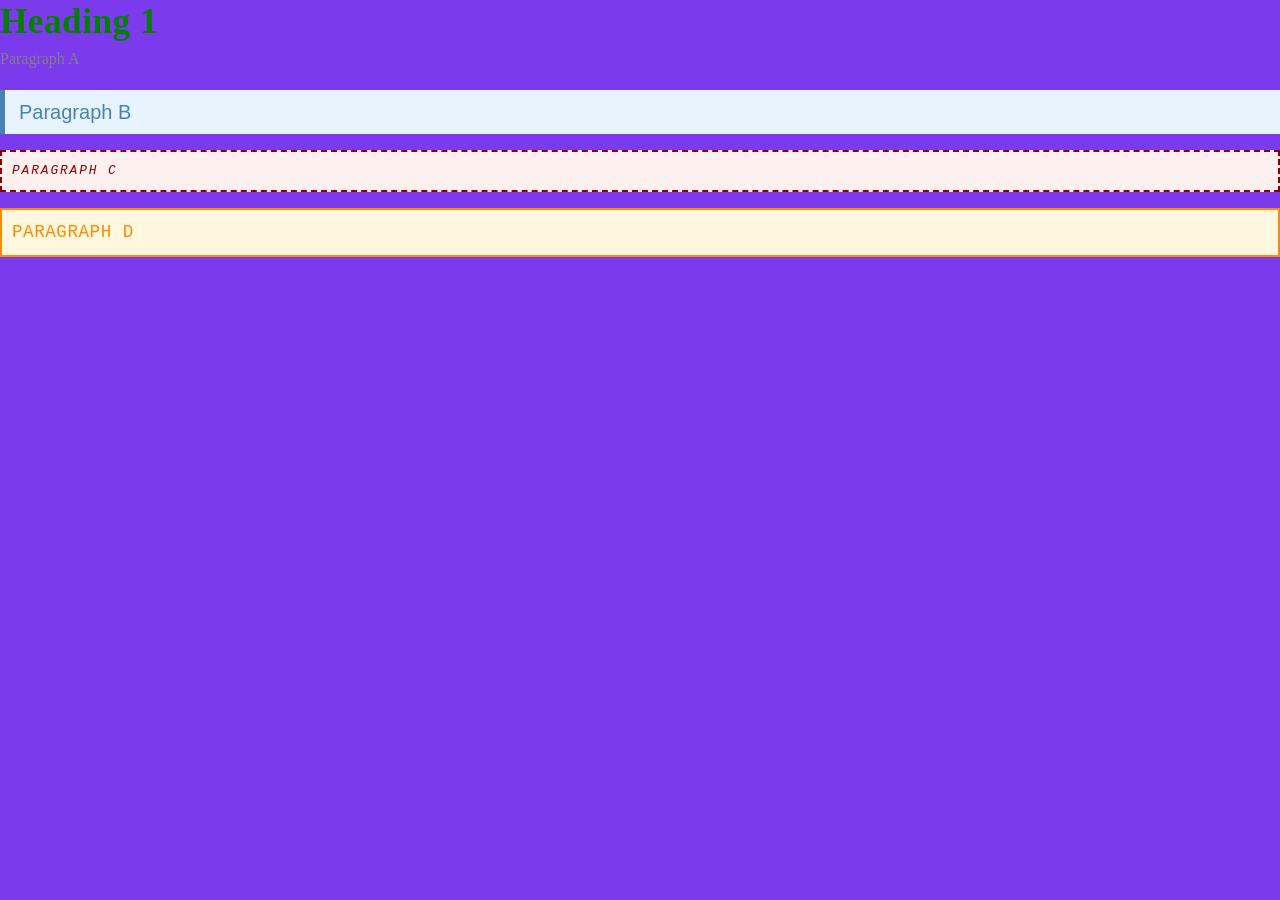
<file: specificity.html>
<!DOCTYPE html>
<html lang="en">
<head>
    <link rel="stylesheet" href="styles.css">
    <meta charset="UTF-8">
    <title>Specificity Game</title>
    <style>
        h1{
                color: green;
         }
        p {
            color: gray;
            font-size: 1rem;
            font-family: Georgia, serif;
            line-height: 1.4;
            padding: 4px 0;
        }

        .info {
            color: steelblue;
            font-size: 1.25rem;
            background-color: #e8f4fd;
            padding: 8px 14px;
            border-left: 5px solid steelblue;
            font-family: Arial, sans-serif;
        }

        #warning {
            color: darkred;
            font-size: 0.8rem;
            font-style: italic;
            text-transform: uppercase;
            letter-spacing: 0.15em;
            border: 2px dashed darkred;
            padding: 10px;
            background-color: #fff0f0;
            font-family: 'Courier New', monospace;
        }

        #warning.info {
            color: darkorange;
            background-color: #fff7e0;
            border: 2px solid darkorange;
            font-size: 1.1rem;
            font-style: normal;
            letter-spacing: 0.03em;
        }
    </style>
</head>
<body>

    <h1>Heading 1</h1>


    <p>Paragraph A</p>

    <p class="info">Paragraph B</p>

    <p id="warning">Paragraph C</p>

    <p class="info" id="warning">Paragraph D</p>

</body>
</html>
</file>
<file: styles.css>
:root {
    --color-bg:        #7c3aed;
    --color-surface:   #f5f3ff;
    --color-surface2:  #faf5ff;
    --color-border:    #ddd6fe;
    --color-primary:   #312e81;
    --color-accent:    #7c3aed;
    --color-pink:      #ec4899;
    --color-text:      #1f2937;
    --color-muted:     #6b7280;
    --color-link:      #5b21b6;
    --color-green:     #16a34a;
    --color-yellow:    #d99706;
    --color-blue:      #2563eb;

    --radius-sm:  10px;
    --radius-md:  16px;
    --radius-lg:  22px;
    --radius-full: 999px;

    --shadow-sm:  0 4px 10px rgba(0,0,0,0.06);
    --shadow-md:  0 10px 25px rgba(0,0,0,0.12);
    --shadow-lg:  0 12px 30px rgba(0,0,0,0.1);

    --font-body:    "Open Sans", sans-serif;
    --font-display: "Patrick Hand", cursive;

    --space-xs:  8px;
    --space-sm:  16px;
    --space-md:  24px;
    --space-lg:  32px;
    --space-xl:  48px;
}

*, *::before, *::after {
    box-sizing: border-box;
    margin: 0;
    padding: 0;
}

body {
    background: var(--color-bg);
    font-family: var(--font-body);
    background-attachment: fixed;
    color: var(--color-text);
    line-height: 1.7;
    font-size: 1rem;
}

h1, h2, h3, h4 {
    font-family: var(--font-display);
    line-height: 1.25;
    color: var(--color-primary);
}

h1 { font-size: 2.2rem; letter-spacing: 0.5px; }
h2 { font-size: 1.5rem; margin-bottom: var(--space-sm); }
h3 { font-size: 1.2rem; margin-bottom: var(--space-xs); }

p { margin-bottom: var(--space-sm); color: #374151; }
p:last-child { margin-bottom: 0; }

a {
    text-decoration: none;
    color: var(--color-link);
    transition: all 0.25s ease;
}
a:hover, a:focus { color: var(--color-pink); text-decoration: underline; }

ul { padding-left: 22px; }
li { margin-bottom: 6px; }

header,
nav,
main,
footer {
    max-width: 1050px;
    margin-left: auto;
    margin-right: auto;
}

header {
    background: var(--color-surface);
    margin-top: 30px;
    padding: 30px 25px;
    border-radius: var(--radius-lg) var(--radius-lg) 0 0;
    text-align: center;
    box-shadow: var(--shadow-md);
}

header h1 { color: var(--color-primary); }
header p  { color: var(--color-accent); font-weight: 600; margin-bottom: 0; }

nav {
    background: #ae8bd3;
    padding: var(--space-sm) var(--space-md);
    border-top: 1px solid var(--border);
    border-bottom: 1px solid rgba(255,255,255,0.3);
    box-shadow: var(--shadow-sm);
}

nav ul {
    list-style: none;
    display: flex;
    gap: var(--space-sm);
    padding: 0;
    justify-content: center;
    flex-wrap: wrap;
}

nav a {
    color: #1e1b4b;
    font-weight: 700;
    padding: 10px 14px;
    border-radius: var(--radius-full);
    background: rgba(255,255,255,0.45);
    display: inline-block;
    text-decoration: none;
    transition: background 0.2s, color 0.2s, transform 0.2s;
}

nav a:hover,
nav a:focus {
    background: #ffffff;
    color: #7c3aed;
    transform: translateY(-2px);
    text-decoration: none;
}

main {
    background: var(--color-surface2);
    padding: 35px 30px;
    min-height: 420px;
    box-shadow: var(--shadow-lg);
}

section {
    margin-bottom: var(--space-lg);
    padding: 22px;
    border-radius: var(--radius-lg);
    background: var(--color-surface);
    border: 1px solid var(--color-border);
}

section:last-child { margin-bottom: 0; }

section h2 {
    color: var(--color-primary);
    margin-top: 0;
}

section:nth-child(even) {
    background: #f0ebff;
}

section p,
section li {
    color: #374151;
}

footer {
    background: var(--color-surface);
    text-align: center;
    padding: var(--space-sm) var(--space-md);
    border-radius: 0 0 var(--radius-lg) var(--radius-lg);
    margin-bottom: 30px;
    color: var(--color-muted);
    font-size: 0.9rem;
    box-shadow: var(--shadow-md);
}

.skip-link {
    position: fixed;
    bottom: 20px;
    right: 20px;
    background: #ffffff;
    color: #4c1d95;
    padding: 10px 16px;
    border-radius: var(--radius-full);
    z-index: 1000;
    box-shadow: 0 6px 16px rgba(0,0,0,0.2);
    font-weight: 600;
}
.skip-link:hover {
    transform: translateY(-2px);
    box-shadow: 0 10px 22px rgba(0,0,0,0.25);
    text-decoration: none;
}

.active    { color: var(--color-green);  font-weight: 700; }
.indev     { color: var(--color-yellow); font-weight: 700; }
.completed { color: var(--color-blue);   font-weight: 700; }

table {
    width: 100%;
    border-collapse: collapse;
    margin-top: 20px;
    overflow: hidden;
    border-radius: var(--radius-md);
    background: white;
}

caption {
    font-weight: 700;
    margin-bottom: 14px;
    color: var(--color-primary);
    font-size: 1.05rem;
    font-family: var(--font-display);
}

th, td {
    border: 1px solid var(--color-border);
    padding: 14px;
    text-align: left;
    vertical-align: top;
}

th {
    background: var(--color-pink);
    color: #ffffff;
    font-family: var(--font-display);
    font-size: 1rem;
}

tr:nth-child(even) { background: var(--color-surface2); }
tr:nth-child(odd)  { background: #ffffff; }
tr:hover           { background: #fce7f3; }

.card-container {
    max-width: 380px;
    margin: 30px auto;
    padding: 28px;
    background: var(--color-surface2);
    border-radius: var(--radius-lg);
    text-align: center;
    border-top: 8px solid var(--color-pink);
    box-shadow: 0 12px 28px rgba(76,29,149,0.18);
}

.subtitle {
    color: var(--color-accent);
    font-weight: 600;
    margin-bottom: 15px;
}

.contact-link {
    display: block;
    color: var(--color-link);
    font-weight: 700;
    margin: 10px 0;
}
.contact-link:hover,
.contact-link:focus {
    color: var(--color-pink);
    text-decoration: underline;
}

#profile-image {
    width: 145px;
    height: 145px;
    border-radius: 50%;
    margin-bottom: 16px;
    border: 5px solid var(--color-accent);
    object-fit: cover;
    box-shadow: 0 8px 18px rgba(124,58,237,0.22);
}

#full-name {
    margin: 10px 0;
    color: var(--color-primary);
    letter-spacing: 1px;
}

form {
    max-width: 700px;
    margin: 0 auto;
}

fieldset {
    border: 2px solid #c4b5fd;
    border-radius: var(--radius-md);
    padding: 22px;
    background: var(--color-surface2);
}

legend {
    font-weight: 700;
    color: #5b21b6;
    padding: 0 10px;
    font-family: var(--font-display);
    font-size: 1.05rem;
}

label {
    display: block;
    margin-top: 16px;
    margin-bottom: 6px;
    font-weight: 700;
    color: var(--color-primary);
}

input,
textarea,
select {
    width: 100%;
    padding: 12px 14px;
    border: 1px solid #c4b5fd;
    border-radius: var(--radius-sm);
    box-sizing: border-box;
    font: inherit;
    background: #ffffff;
    transition: border-color 0.25s ease, box-shadow 0.25s ease;
}

input:focus,
textarea:focus,
select:focus {
    outline: none;
    border-color: var(--color-pink);
    box-shadow: 0 0 0 4px rgba(236,72,153,0.18);
}

button {
    margin-top: 20px;
    background: var(--color-pink);
    color: white;
    border: none;
    padding: 13px 20px;
    border-radius: var(--radius-full);
    font-weight: 700;
    cursor: pointer;
    font-family: var(--font-display);
    font-size: 1rem;
    transition: transform 0.25s ease, box-shadow 0.25s ease;
}

button:hover,
button:focus {
    transform: translateY(-2px);
    box-shadow: 0 8px 18px rgba(124,58,237,0.22);
}


@media (max-width: 768px) {
    header,
    nav,
    main,
    footer {
        margin-left: 12px;
        margin-right: 12px;
    }

    main    { padding: 22px 18px; }
    section { padding: 18px; }
    nav ul  { gap: 10px; }

    h1 { font-size: 1.8rem; }
    h2 { font-size: 1.3rem; }

    th, td { padding: 10px; }
}
</file>
<file: card.css>
body {
    background: #7c3aed;
    font-family: "Open Sans", sans-serif;
    background-attachment: fixed;
    color: #1f2937;
    line-height: 1.7;
    box-sizing: border-box;
}

img {
    display: block;
}

.business-card-wrapper {
    display: flex;
    justify-content: center;
    align-items: center;
    min-height: 60vh;
    padding: 40px 20px;
}

.business-card {
    background: #ffffff;
    border-radius: 24px;
    box-shadow: 0 20px 60px rgba(76, 29, 149, 0.25);
    max-width: 420px;
    width: 100%;
    overflow: hidden;
    position: relative;
}

.card-banner {
    background: linear-gradient(135deg, #312e81 0%, #7c3aed 60%, #ec4899 100%);
    height: 110px;
    width: 100%;
}

.card-body {
    padding: 0 32px 32px 32px;
    text-align: center;
    margin-top: -60px;
}

#card-photo {
    width: 120px;
    height: 120px;
    border-radius: 50%;
    border: 5px solid #ffffff;
    object-fit: cover;
    box-shadow: 0 8px 20px rgba(124, 58, 237, 0.3);
    margin: 0 auto 16px auto;
}

#card-name {
    font-family: "Patrick Hand", cursive;
    font-size: 1.6rem;
    color: #312e81;
    margin: 0 0 6px 0;
    letter-spacing: 0.5px;
}

.card-specialization {
    color: #7c3aed;
    font-weight: 600;
    font-size: 0.95rem;
    margin-bottom: 20px;
}

.card-divider {
    border: none;
    border-top: 1px solid #e0d7ff;
    margin: 20px 0;
}

.card-links {
    display: flex;
    flex-direction: column;
    gap: 12px;
}

.card-link-item {
    display: flex;
    align-items: center;
    gap: 12px;
    padding: 12px 16px;
    border-radius: 12px;
    background: #f5f3ff;
    border: 1px solid #ddd6fe;
    text-decoration: none;
    color: #5b21b6;
    font-weight: 600;
    font-size: 0.92rem;
    transition: background 0.2s, transform 0.2s, box-shadow 0.2s;
}

.card-link-item:hover,
.card-link-item:focus {
    background: #ede9fe;
    transform: translateY(-2px);
    box-shadow: 0 6px 14px rgba(124, 58, 237, 0.15);
    text-decoration: none;
    color: #4c1d95;
}

.card-icon {
    font-size: 1.3rem;
    flex-shrink: 0;
}

@media (max-width: 480px) {
    .card-body {
        padding: 0 20px 24px 20px;
    }

    #card-name {
        font-size: 1.35rem;
    }
}
</file>
<file: chatbot.css>
.chat-container {
    max-width: 650px;
    margin: 0 auto;
}

#chat-container {
    background: #ffffff;
    border: 1px solid #ddd6fe;
    border-radius: 12px;
    padding: 16px;
    height: 320px;
    overflow-y: auto;
}

.message {
    max-width: 80%;
    margin-bottom: 10px;
    padding: 10px 12px;
    border-radius: 12px;
    line-height: 1.5;
}

.bot-message {
    background: #f5f3ff;
    border: 1px solid #ddd6fe;
    color: #1f2937;
}

.user-message {
    background: #7c3aed;
    color: #ffffff;
    margin-left: auto;
}

.bot-message a {
    color: #5b21b6;
    font-weight: 700;
}

#chat-form {
    margin-top: 14px;
}

#chat-form label {
    display: block;
    margin-bottom: 6px;
    font-weight: 700;
}

.chat-row {
    display: flex;
    gap: 8px;
}

#user-input {
    flex: 1;
    padding: 10px;
    border: 1px solid #c4b5fd;
    border-radius: 8px;
    font-family: "Open Sans", sans-serif;
}

#chat-form button {
    padding: 10px 16px;
    border: none;
    border-radius: 8px;
    background: #7c3aed;
    color: #ffffff;
    font-weight: 700;
    cursor: pointer;
}

#chat-form button:hover {
    background: #5b21b6;
}

.chat-hint {
    font-size: 0.9rem;
    margin-top: 12px;
    color: #4b5563;
}

@media (max-width: 600px) {
    .chat-row {
        flex-direction: column;
    }

    .message {
        max-width: 95%;
    }

    #chat-container {
        height: 280px;
    }
}
</file>
